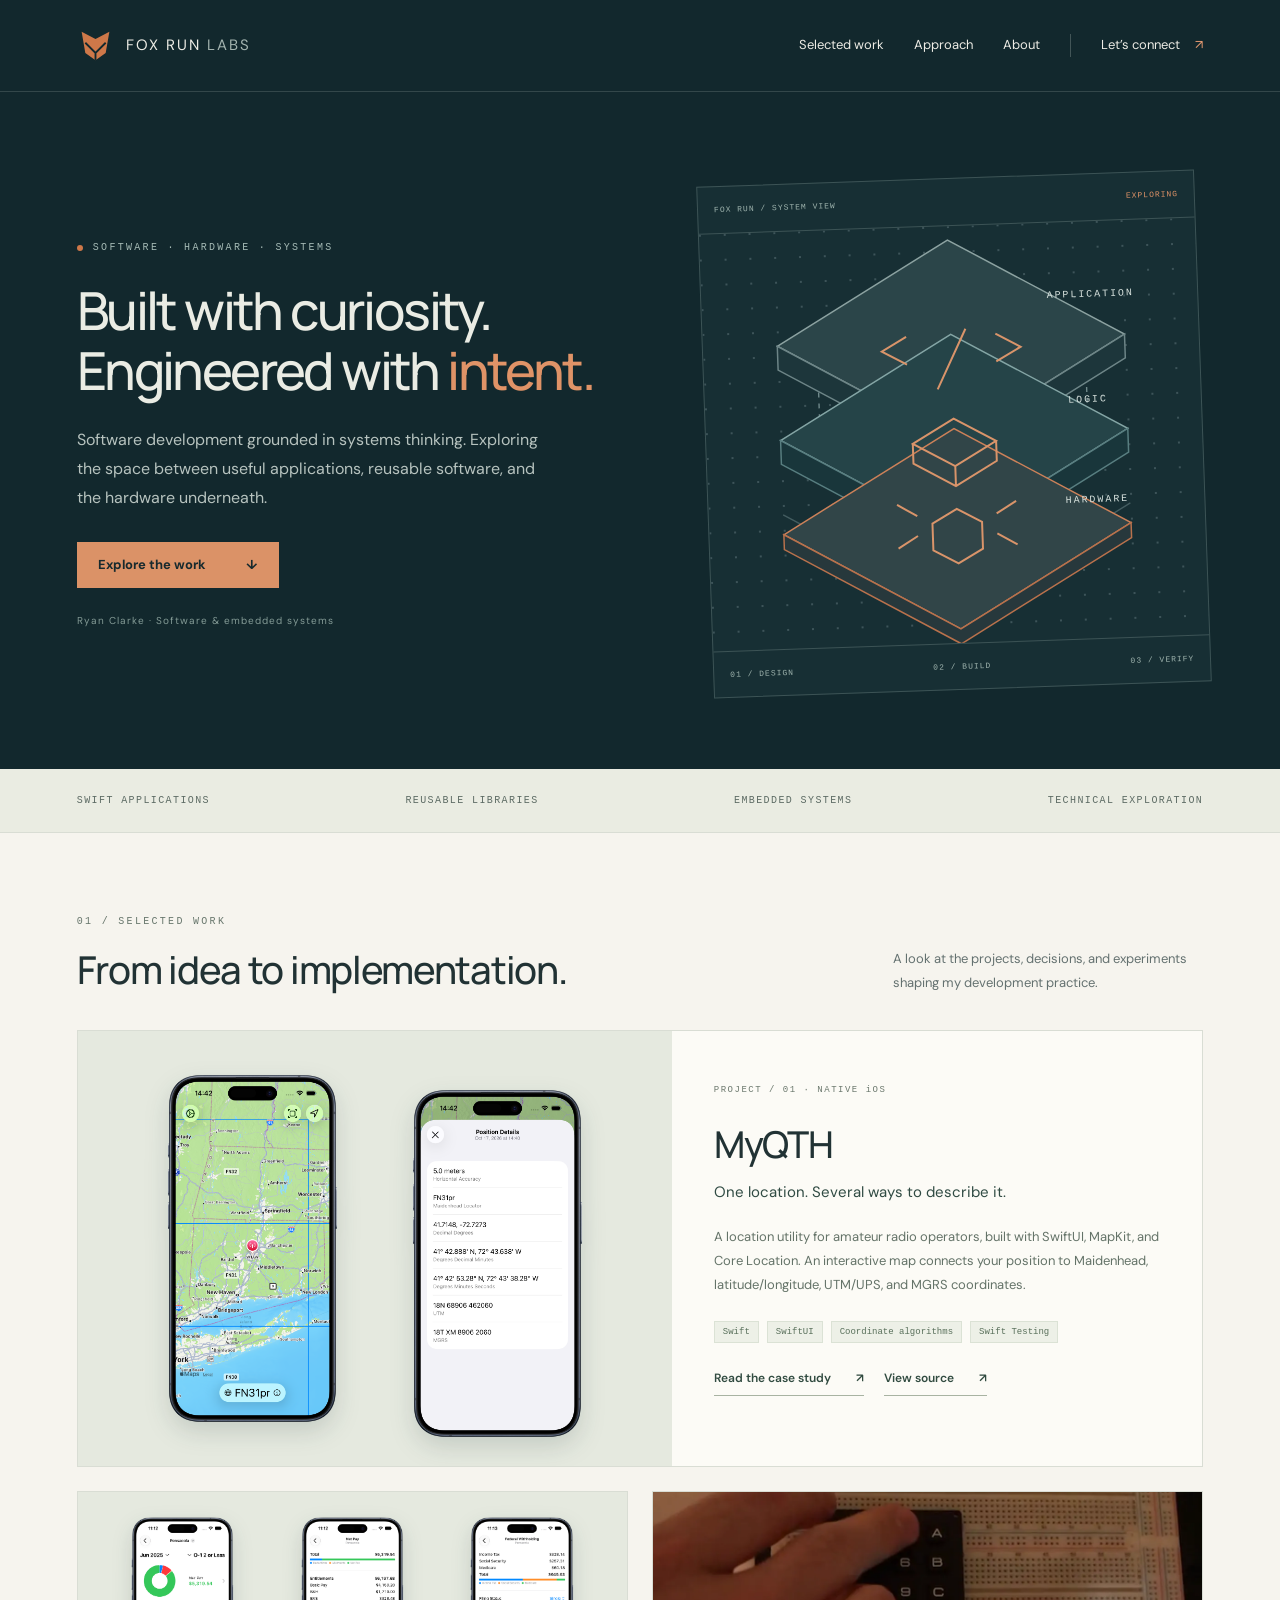
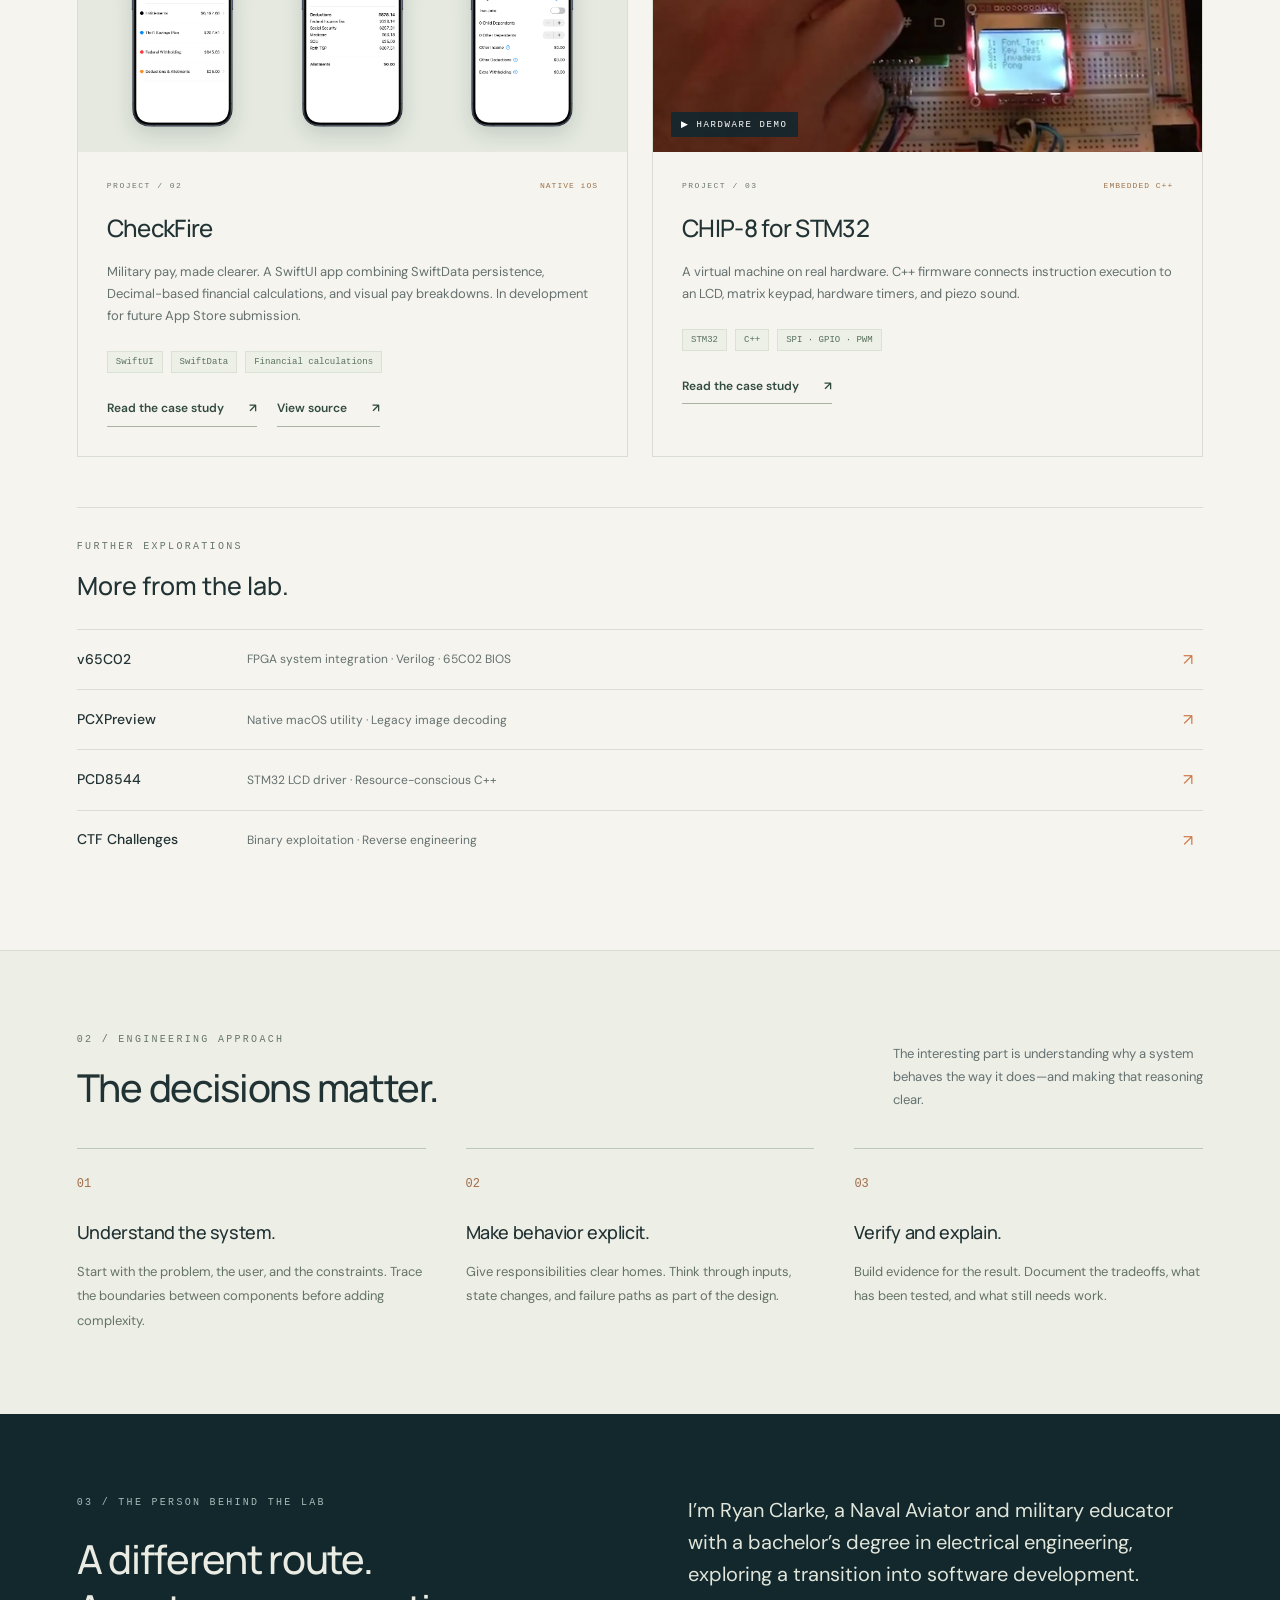
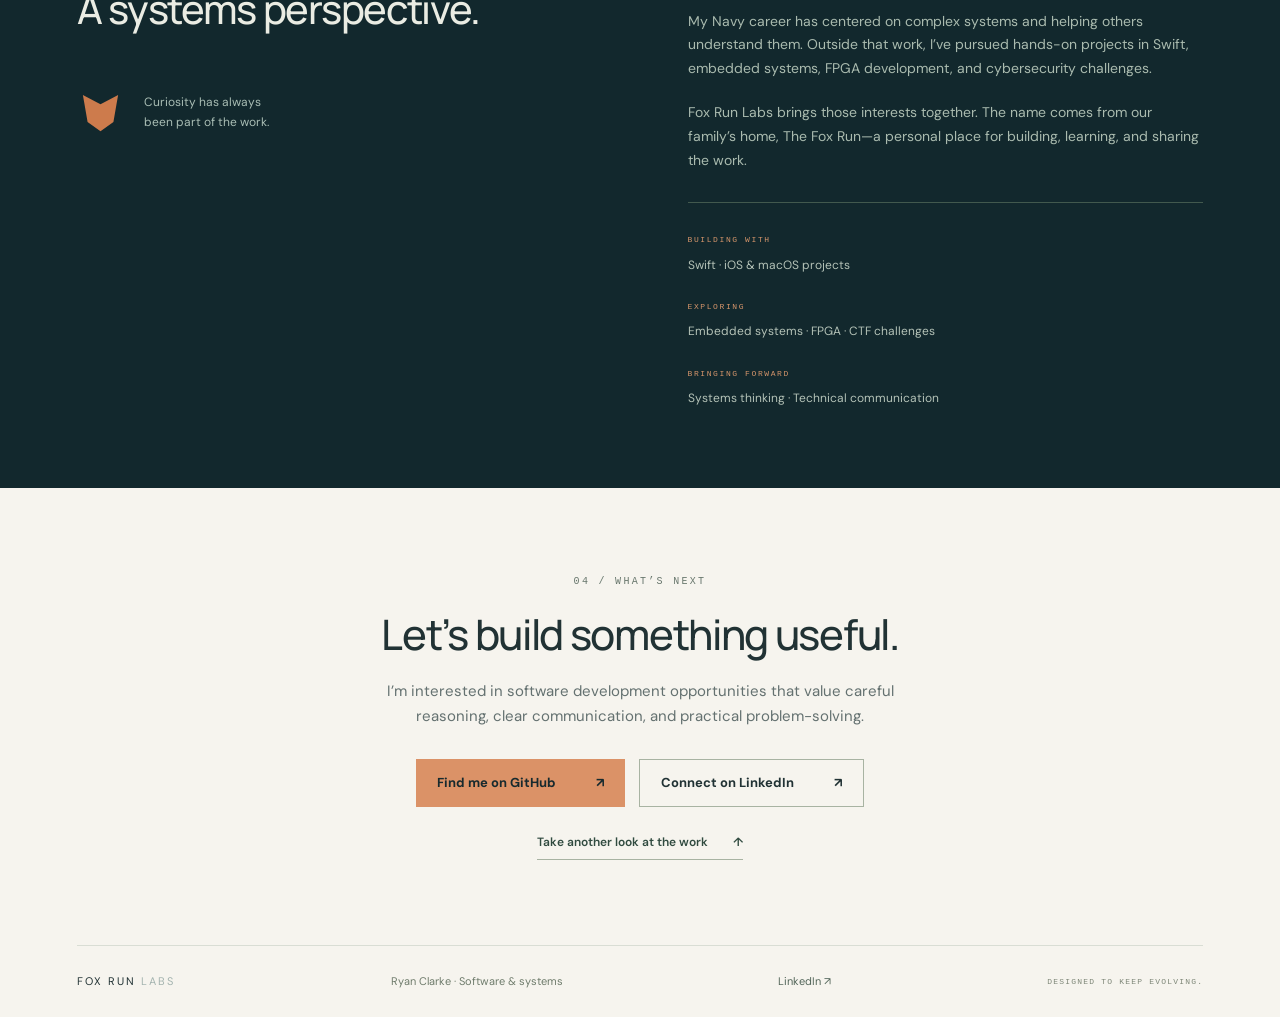
<file: index.html>
<!doctype html>
<html lang="en">

<head>
    <meta charset="utf-8">
    <meta name="viewport" content="width=device-width,initial-scale=1">
    <meta name="description"
        content="Ryan Clarke’s software and embedded systems portfolio. Explore MyQTH, Swift development, and hands-on engineering at Fox Run Labs.">
    <meta name="theme-color" content="#12282d">
    <title>Ryan Clarke · Fox Run Labs · Software & Systems</title>
    <link rel="icon"
        href="data:image/svg+xml,%3Csvg xmlns='http://www.w3.org/2000/svg' viewBox='0 0 40 40'%3E%3Cpath fill='%23d97c48' d='M5 5l15 8L35 5l-4 23-11 8L9 28z'/%3E%3C/svg%3E">
    <link rel="stylesheet" href="style.css">
    <meta property="og:image" content="https://labs.thefoxrun.net/assets/social-preview.jpg">
    <meta property="og:image:width" content="1200">
    <meta property="og:image:height" content="1200">
    <link rel="apple-touch-icon" sizes="180x180" href="/assets/apple-touch-icon.jpg">
</head>

<body>
    <a class="skip" href="#work">Skip to projects</a>
    <header><a class="brand" href="#home" aria-label="Fox Run Labs home"><svg viewBox="0 0 40 40" aria-hidden="true">
                <path d="M5 5l15 8L35 5l-4 23-11 8L9 28z" />
                <path class="foxline" d="M9 17l11 11 11-11M20 28v8" />
            </svg><span>FOX RUN <b>LABS</b></span></a>
        <nav aria-label="Main navigation"><a href="#work">Selected work</a><a href="#approach">Approach</a><a
                href="#about">About</a><a class="nav-contact" href="#contact">Let’s connect <span
                    aria-hidden="true">↗</span></a></nav>
    </header>
    <main>
        <section class="hero" id="home">
            <div class="hero-copy">
                <p class="eyebrow"><span></span> SOFTWARE · HARDWARE · SYSTEMS</p>
                <h1>Built with curiosity.<br>Engineered with <em>intent.</em></h1>
                <p class="intro">Software development grounded in systems thinking. Exploring the space between useful
                    applications, reusable software, and the hardware underneath.</p><a class="button"
                    href="#work">Explore the work <span aria-hidden="true">↓</span></a>
                <p class="hero-caption">Ryan Clarke · Software & embedded systems</p>
            </div>
            <div class="system-art" aria-label="Illustrated software and hardware stack">
                <div class="art-top"><span>FOX RUN / SYSTEM VIEW</span><span class="live-dot">EXPLORING</span></div><svg
                    viewBox="0 0 500 420" role="img"
                    aria-label="Three connected layers: application, logic, and hardware">
                    <defs>
                        <pattern id="grid" width="25" height="25" patternUnits="userSpaceOnUse">
                            <circle cx="1" cy="1" r="1" fill="#496065" />
                        </pattern>
                    </defs>
                    <rect width="500" height="420" fill="url(#grid)" />
                    <g fill="none" stroke="#70898b" stroke-width="1.4">
                        <path d="M250 80v250M115 163v85l135 78 135-78v-85" stroke-dasharray="5 6" />
                        <path d="M75 285l175 101 175-101" opacity=".5" />
                    </g>
                    <g stroke-width="1.5">
                        <path d="M75 115L250 14l175 101-175 101z" fill="#2b4549" stroke="#8ca2a1" />
                        <path d="M75 115v24l175 101 175-101v-24L250 216z" fill="#1d363b" stroke="#6d8587" />
                        <path d="M75 210l175-101 175 101-175 101z" fill="#254448" stroke="#84a5a5" />
                        <path d="M75 210v24l175 101 175-101v-24L250 311z" fill="#19363b" stroke="#587e80" />
                        <path d="M75 305l175-101 175 101-175 101z" fill="#314548" stroke="#cc8159" />
                        <path d="M75 305v15l175 101 175-101v-15L250 406z" fill="#27383c" stroke="#b8714c" />
                    </g>
                    <g fill="none" stroke="#d9946a" stroke-width="2">
                        <path d="M205 110l-25 14 25 14m90-28 25 14-25 14m-30-34-30 60" />
                        <path d="M208 218l42-24 42 24-42 24zM208 218v20l42 24 42-24v-20M250 242v20" />
                        <path
                            d="M225 299l25-14 25 14v27l-25 14-25-14zM210 291l-20-12m20 32-20 12m100-32 20-12m-20 32 20 12" />
                    </g>
                    <g fill="#d9e3df" font-family="monospace" font-size="10" letter-spacing="2"><text x="348"
                            y="76">APPLICATION</text><text x="366" y="182">LOGIC</text><text x="360"
                            y="283">HARDWARE</text></g>
                </svg>
                <div class="art-bottom"><span>01 / DESIGN</span><span>02 / BUILD</span><span>03 / VERIFY</span></div>
            </div>
        </section>
        <div class="discipline-strip"><span>SWIFT APPLICATIONS</span><span>REUSABLE LIBRARIES</span><span>EMBEDDED
                SYSTEMS</span><span>TECHNICAL EXPLORATION</span></div>
        <section class="work section" id="work">
            <div class="section-heading">
                <div>
                    <p class="eyebrow dark">01 / SELECTED WORK</p>
                    <h2>From idea to implementation.</h2>
                </div>
                <p>A look at the projects, decisions, and experiments shaping my development practice.</p>
            </div>
            <article class="feature-project">
                <div class="project-visual app-gallery"><img src="assets/myqth-main.png"
                        alt="MyQTH map showing a callsign marker and Maidenhead locator" loading="lazy" width="800"
                        height="1600"><img src="assets/myqth-details.png"
                        alt="MyQTH position details with geographic coordinate formats" loading="lazy" width="800"
                        height="1600"></div>
                <div class="feature-copy"><span class="project-number">PROJECT / 01 · NATIVE iOS</span>
                    <h3>MyQTH</h3>
                    <p class="project-subtitle">One location. Several ways to describe it.</p>
                    <p>A location utility for amateur radio operators, built with SwiftUI, MapKit, and Core Location. An
                        interactive map connects your position to Maidenhead, latitude/longitude, UTM/UPS, and MGRS
                        coordinates.</p>
                    <div class="tags"><span>Swift</span><span>SwiftUI</span><span>Coordinate
                            algorithms</span><span>Swift Testing</span></div><a class="text-link" href="myqth.html">Read
                        the case study <span aria-hidden="true">↗</span></a><a class="text-link source-link"
                        href="https://github.com/foxrunlabs/myqth">View source <span aria-hidden="true">↗</span></a>
                </div>
            </article>
            <div class="secondary-projects">
                <article><a class="mini-art real-project-art checkfire-art" href="checkfire.html"
                        aria-label="Read the CheckFire case study"><img src="assets/checkfire-paycheck-detail.png"
                            alt="CheckFire’s paycheck detail screen"
                            loading="lazy" width="1419" height="2796"><img src="assets/checkfire-net-pay.png"
                            alt="CheckFire’s net pay screen showing estimated entitlements, deductions, and take-home pay"
                            loading="lazy" width="1419" height="2796"><img src="assets/checkfire-federal-withholding.png"
                            alt="CheckFire’s federal withholding screen showing income and FICA taxes"
                            loading="lazy" width="1419" height="2796"></a>
                    <div class="small-project-copy">
                        <div class="project-meta"><span>PROJECT / 02</span><span class="status">NATIVE iOS</span>
                        </div>
                        <h3>CheckFire</h3>
                        <p>Military pay, made clearer. A SwiftUI app combining SwiftData persistence, Decimal-based
                            financial calculations, and visual pay breakdowns. In development for future App Store submission.</p>
                        <div class="tags"><span>SwiftUI</span><span>SwiftData</span><span>Financial calculations</span></div><a
                            class="text-link" href="checkfire.html">Read the case study <span
                                aria-hidden="true">↗</span></a><a class="text-link source-link"
                            href="https://github.com/foxrunlabs/checkfire">View source <span aria-hidden="true">↗</span></a>
                    </div>
                </article>
                <article><a class="mini-art real-project-art stm32-art" href="chip8-stm32.html"
                        aria-label="Read the CHIP-8 for STM32 case study"><img src="assets/chip8-poster.webp"
                            alt="CHIP-8 running on an STM32 board with a physical LCD and keypad" loading="lazy"
                            width="1200" height="675"><span class="video-badge">▶ HARDWARE DEMO</span></a>
                    <div class="small-project-copy">
                        <div class="project-meta"><span>PROJECT / 03</span><span class="status">EMBEDDED C++</span>
                        </div>
                        <h3>CHIP-8 for STM32</h3>
                        <p>A virtual machine on real hardware. C++ firmware connects instruction execution to an LCD,
                            matrix keypad, hardware timers, and piezo sound.</p>
                        <div class="tags"><span>STM32</span><span>C++</span><span>SPI · GPIO · PWM</span></div><a
                            class="text-link" href="chip8-stm32.html">Read the case study <span
                                aria-hidden="true">↗</span></a>
                    </div>
                </article>
            </div>
            <div class="more-work">
                <div>
                    <p class="eyebrow dark">FURTHER EXPLORATIONS</p>
                    <h3>More from the lab.</h3>
                </div><a href="https://github.com/foxrunlabs/v65c02"><b>v65C02</b><span>FPGA system integration ·
                        Verilog · 65C02 BIOS</span><i aria-hidden="true">↗</i></a><a
                    href="https://github.com/foxrunlabs/pcxpreview"><b>PCXPreview</b><span>Native macOS utility · Legacy
                        image decoding</span><i aria-hidden="true">↗</i></a><a
                    href="https://github.com/foxrunlabs/pcd8544"><b>PCD8544</b><span>STM32 LCD driver ·
                        Resource-conscious C++</span><i aria-hidden="true">↗</i></a><a
                    href="https://github.com/foxrunlabs/ctf-writeups"><b>CTF Challenges</b><span>Binary exploitation ·
                        Reverse engineering</span><i aria-hidden="true">↗</i></a>
            </div>
        </section>
        <section class="approach section" id="approach">
            <div class="section-heading">
                <div>
                    <p class="eyebrow dark">02 / ENGINEERING APPROACH</p>
                    <h2>The decisions matter.</h2>
                </div>
                <p>The interesting part is understanding why a system behaves the way it does—and making that reasoning
                    clear.</p>
            </div>
            <div class="approach-grid">
                <article><span>01</span>
                    <h3>Understand the system.</h3>
                    <p>Start with the problem, the user, and the constraints. Trace the boundaries between components
                        before adding complexity.</p>
                </article>
                <article><span>02</span>
                    <h3>Make behavior explicit.</h3>
                    <p>Give responsibilities clear homes. Think through inputs, state changes, and failure paths as part
                        of the design.</p>
                </article>
                <article><span>03</span>
                    <h3>Verify and explain.</h3>
                    <p>Build evidence for the result. Document the tradeoffs, what has been tested, and what still needs
                        work.</p>
                </article>
            </div>
        </section>
        <section class="about section" id="about">
            <div class="about-heading">
                <p class="eyebrow">03 / THE PERSON BEHIND THE LAB</p>
                <h2>A different route.<br>A systems perspective.</h2>
                <div class="about-signature"><svg viewBox="0 0 40 40" aria-hidden="true">
                        <path d="M5 5l15 8L35 5l-4 23-11 8L9 28z" />
                    </svg><span>Curiosity has always<br>been part of the work.</span></div>
            </div>
            <div class="about-copy">
                <p class="lead">I’m Ryan Clarke, a Naval Aviator and military educator with a bachelor’s degree in
                    electrical engineering, exploring a transition into software development.</p>
                <p>My Navy career has centered on complex systems and helping others understand them. Outside that work,
                    I’ve pursued hands-on projects in Swift, embedded systems, FPGA development, and cybersecurity
                    challenges.</p>
                <p>Fox Run Labs brings those interests together. The name comes from our family’s home, The Fox Run—a
                    personal place for building, learning, and sharing the work.</p>
                <div class="experience-list">
                    <div><span>BUILDING WITH</span>
                        <p>Swift · iOS & macOS projects</p>
                    </div>
                    <div><span>EXPLORING</span>
                        <p>Embedded systems · FPGA · CTF challenges</p>
                    </div>
                    <div><span>BRINGING FORWARD</span>
                        <p>Systems thinking · Technical communication</p>
                    </div>
                </div>
            </div>
        </section>
        <section class="contact section" id="contact">
            <p class="eyebrow dark">04 / WHAT’S NEXT</p>
            <h2>Let’s build something useful.</h2>
            <p>I’m interested in software development opportunities that value careful reasoning, clear communication,
                and practical problem-solving.</p>
            <div class="profile-links"><a class="button" href="https://github.com/foxrunlabs">Find me on GitHub <span
                        aria-hidden="true">↗</span></a><a class="button linkedin-button"
                    href="https://www.linkedin.com/in/ryanfclarke">Connect on LinkedIn <span
                        aria-hidden="true">↗</span></a></div><a class="text-link" href="#work">Take another look at the
                work <span aria-hidden="true">↑</span></a>
        </section>
    </main>
    <footer><a class="brand" href="#home"><span>FOX RUN <b>LABS</b></span></a>
        <p>Ryan Clarke · Software & systems</p><a class="footer-profile"
            href="https://www.linkedin.com/in/ryanfclarke">LinkedIn ↗</a><span>DESIGNED TO KEEP EVOLVING.</span>
    </footer>
</body>

</html>
</file>
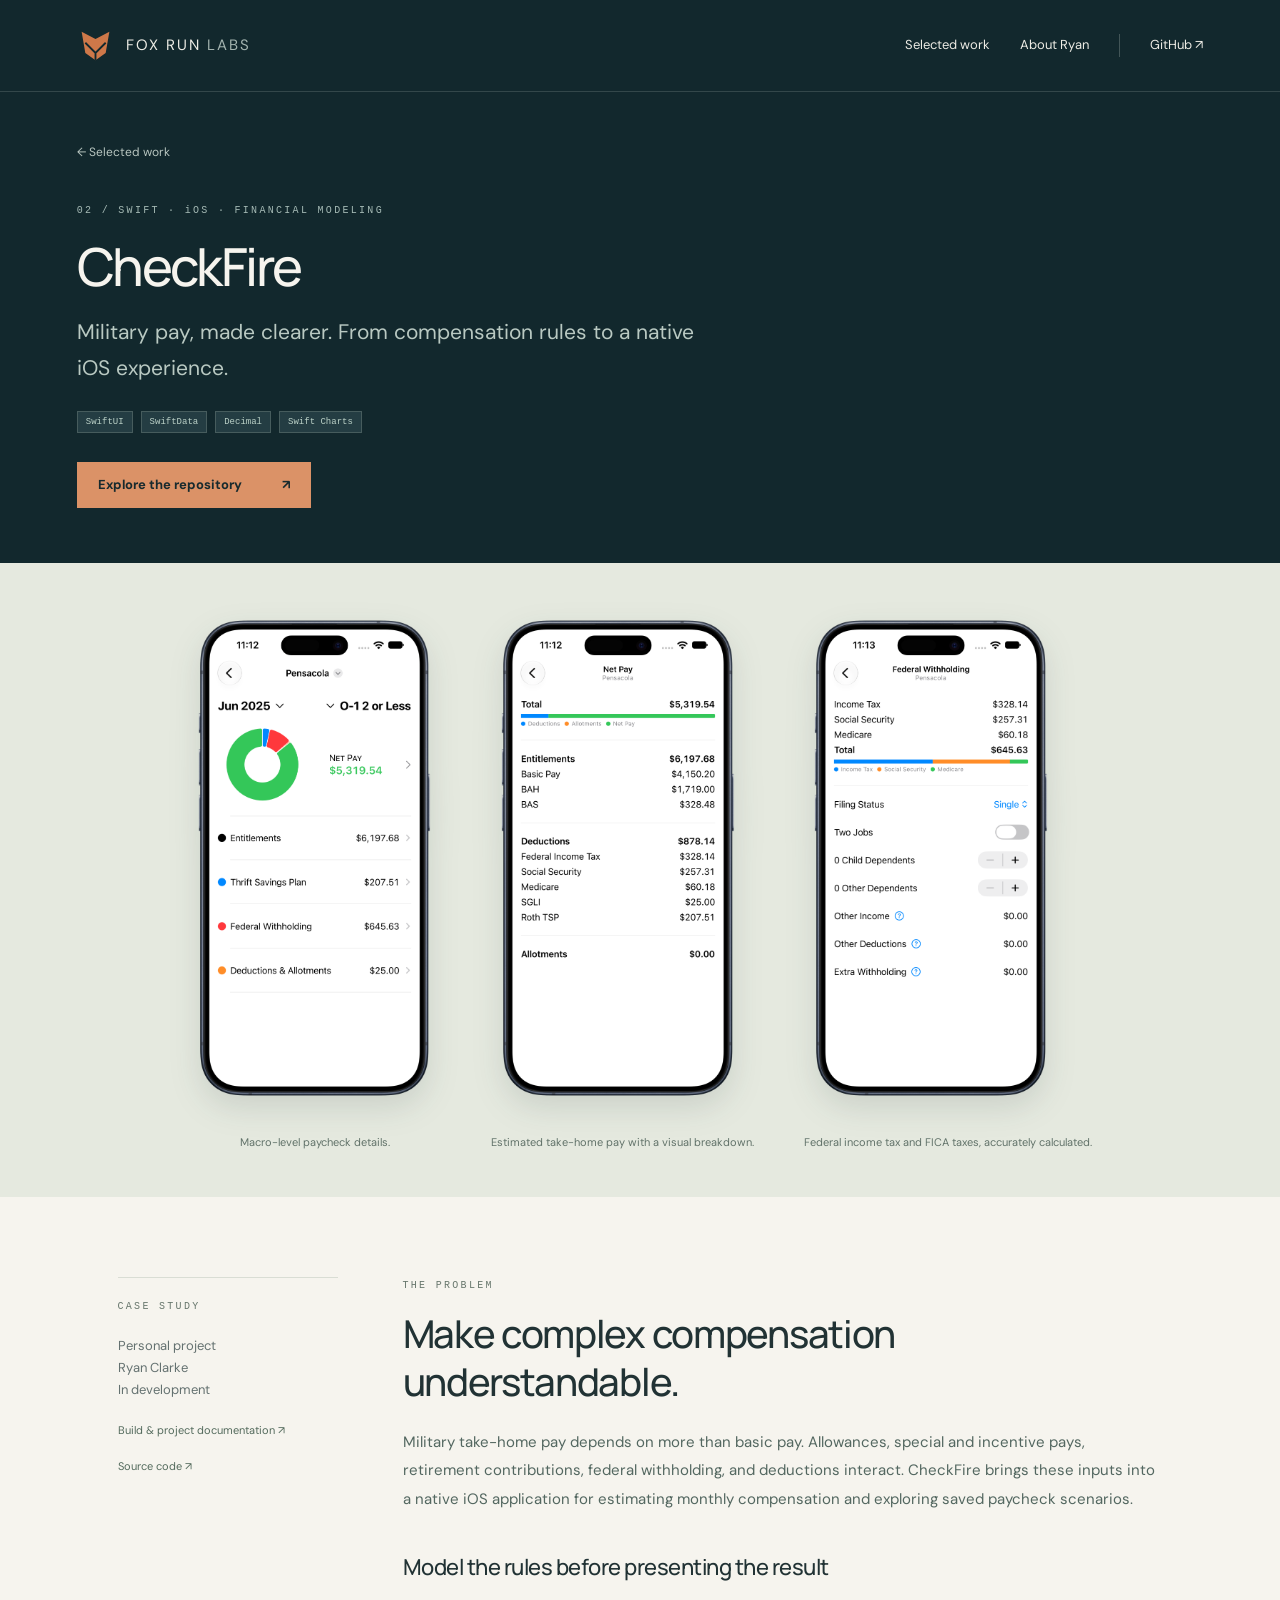
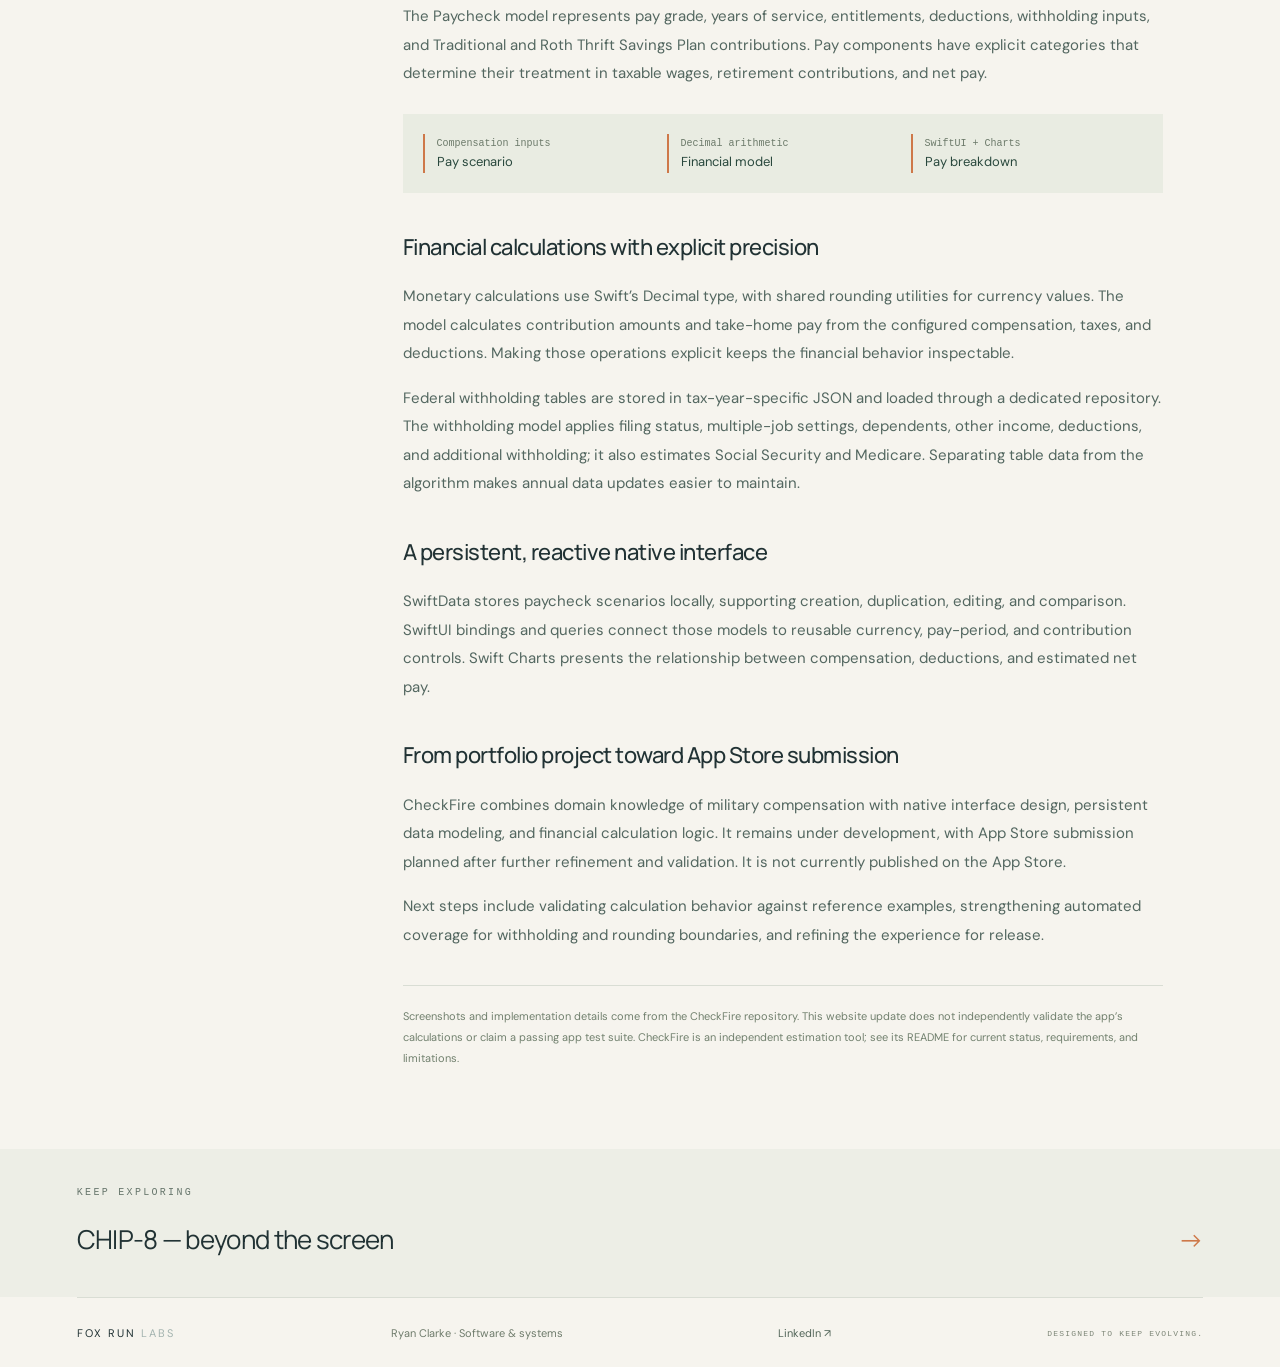
<file: checkfire.html>
<!doctype html>
<html lang="en">

<head>
    <meta charset="utf-8">
    <meta name="viewport" content="width=device-width,initial-scale=1">
    <title>CheckFire · Ryan Clarke · Fox Run Labs</title>
    <meta name="description" content="A native iOS military pay estimator using SwiftUI, SwiftData, Decimal financial calculations, and Swift Charts. In development for future App Store submission.">
    <meta name="theme-color" content="#12282d">
    <link rel="stylesheet" href="style.css">
</head>

<body><a class="skip" href="#case-content">Skip to case study</a>
    <header><a class="brand" href="index.html" aria-label="Fox Run Labs home"><svg viewBox="0 0 40 40"
                aria-hidden="true">
                <path d="M5 5l15 8L35 5l-4 23-11 8L9 28z" />
                <path class="foxline" d="M9 17l11 11 11-11M20 28v8" />
            </svg><span>FOX RUN <b>LABS</b></span></a>
        <nav aria-label="Main navigation"><a href="index.html#work">Selected work</a><a href="index.html#about">About
                Ryan</a><a class="nav-contact" href="https://github.com/foxrunlabs">GitHub ↗</a></nav>
    </header>
    <main>
        <section class="case-hero section"><a class="back-link" href="index.html#work">← Selected work</a>
            <p class="eyebrow">02 / SWIFT · iOS · FINANCIAL MODELING</p>
            <h1>CheckFire</h1>
            <p class="case-lede">Military pay, made clearer. From compensation rules to a native iOS experience.</p>
            <div class="tags"><span>SwiftUI</span><span>SwiftData</span><span>Decimal</span><span>Swift Charts</span></div><a
                class="button" href="https://github.com/foxrunlabs/checkfire">Explore the repository <span aria-hidden="true">↗</span></a>
        </section>
        <section class="case-showcase phone-showcase" aria-label="CheckFire app screenshot">
            <figure><img src="assets/checkfire-paycheck-detail.png"
                    alt="CheckFire paycheck details"
                    width="1419" height="2796">
                <figcaption>Macro-level paycheck details.</figcaption>
            </figure>
            <figure><img src="assets/checkfire-net-pay.png"
                    alt="CheckFire net pay estimate with a chart and itemized entitlements, deductions, and allotments"
                    width="1419" height="2796">
                <figcaption>Estimated take-home pay with a visual breakdown.</figcaption>
            </figure>
            <figure><img src="assets/checkfire-federal-withholding.png"
                    alt="CheckFire’s federal withholding screen showing income and FICA taxes"
                    width="1419" height="2796">
                <figcaption>Federal income tax and FICA taxes, accurately calculated.</figcaption>
            </figure>
        </section>
        <div class="case-body section" id="case-content">
            <aside>
                <p class="eyebrow dark">CASE STUDY</p>
                <p>Personal project<br>Ryan Clarke<br>In development</p><a
                    href="https://github.com/foxrunlabs/checkfire/blob/main/README.md">Build & project documentation ↗</a><a
                    href="https://github.com/foxrunlabs/checkfire">Source code ↗</a>
            </aside>
            <article>
                <p class="eyebrow dark">THE PROBLEM</p>
                <h2>Make complex compensation understandable.</h2>
                <p>Military take-home pay depends on more than basic pay. Allowances, special and incentive pays,
                    retirement contributions, federal withholding, and deductions interact. CheckFire brings these
                    inputs into a native iOS application for estimating monthly compensation and exploring saved paycheck scenarios.</p>
                <h3>Model the rules before presenting the result</h3>
                <p>The Paycheck model represents pay grade, years of service, entitlements, deductions, withholding
                    inputs, and Traditional and Roth Thrift Savings Plan contributions. Pay components have explicit
                    categories that determine their treatment in taxable wages, retirement contributions, and net pay.</p>
                <div class="flow-summary"><span>Compensation inputs<br><b>Pay scenario</b></span><span>Decimal arithmetic<br><b>Financial model</b></span><span>SwiftUI + Charts<br><b>Pay breakdown</b></span></div>
                <h3>Financial calculations with explicit precision</h3>
                <p>Monetary calculations use Swift’s Decimal type, with shared rounding utilities for currency values.
                    The model calculates contribution amounts and take-home pay from the configured compensation,
                    taxes, and deductions. Making those operations explicit keeps the financial behavior inspectable.</p>
                <p>Federal withholding tables are stored in tax-year-specific JSON and loaded through a dedicated
                    repository. The withholding model applies filing status, multiple-job settings, dependents,
                    other income, deductions, and additional withholding; it also estimates Social Security and Medicare.
                    Separating table data from the algorithm makes annual data updates easier to maintain.</p>
                <h3>A persistent, reactive native interface</h3>
                <p>SwiftData stores paycheck scenarios locally, supporting creation, duplication, editing, and comparison.
                    SwiftUI bindings and queries connect those models to reusable currency, pay-period, and contribution
                    controls. Swift Charts presents the relationship between compensation, deductions, and estimated net pay.</p>
                <h3>From portfolio project toward App Store submission</h3>
                <p>CheckFire combines domain knowledge of military compensation with native interface design, persistent
                    data modeling, and financial calculation logic. It remains under development, with App Store submission
                    planned after further refinement and validation. It is not currently published on the App Store.</p>
                <p>Next steps include validating calculation behavior against reference examples, strengthening automated
                    coverage for withholding and rounding boundaries, and refining the experience for release.</p>
                <div class="case-note">Screenshots and implementation details come from the CheckFire repository.
                    This website update does not independently validate the app’s calculations or claim a passing app
                    test suite. CheckFire is an independent estimation tool; see its README for current status,
                    requirements, and limitations.</div>
            </article>
        </div>
        <section class="next-project section">
            <p class="eyebrow dark">KEEP EXPLORING</p><a href="chip8-stm32.html">CHIP-8 — beyond the screen <span
                    aria-hidden="true">→</span></a>
        </section>
    </main>
    <footer><a class="brand" href="index.html"><span>FOX RUN <b>LABS</b></span></a>
        <p>Ryan Clarke · Software & systems</p><a class="footer-profile"
            href="https://www.linkedin.com/in/ryanfclarke">LinkedIn ↗</a><span>DESIGNED TO KEEP EVOLVING.</span>
    </footer>
</body>

</html>
</file>
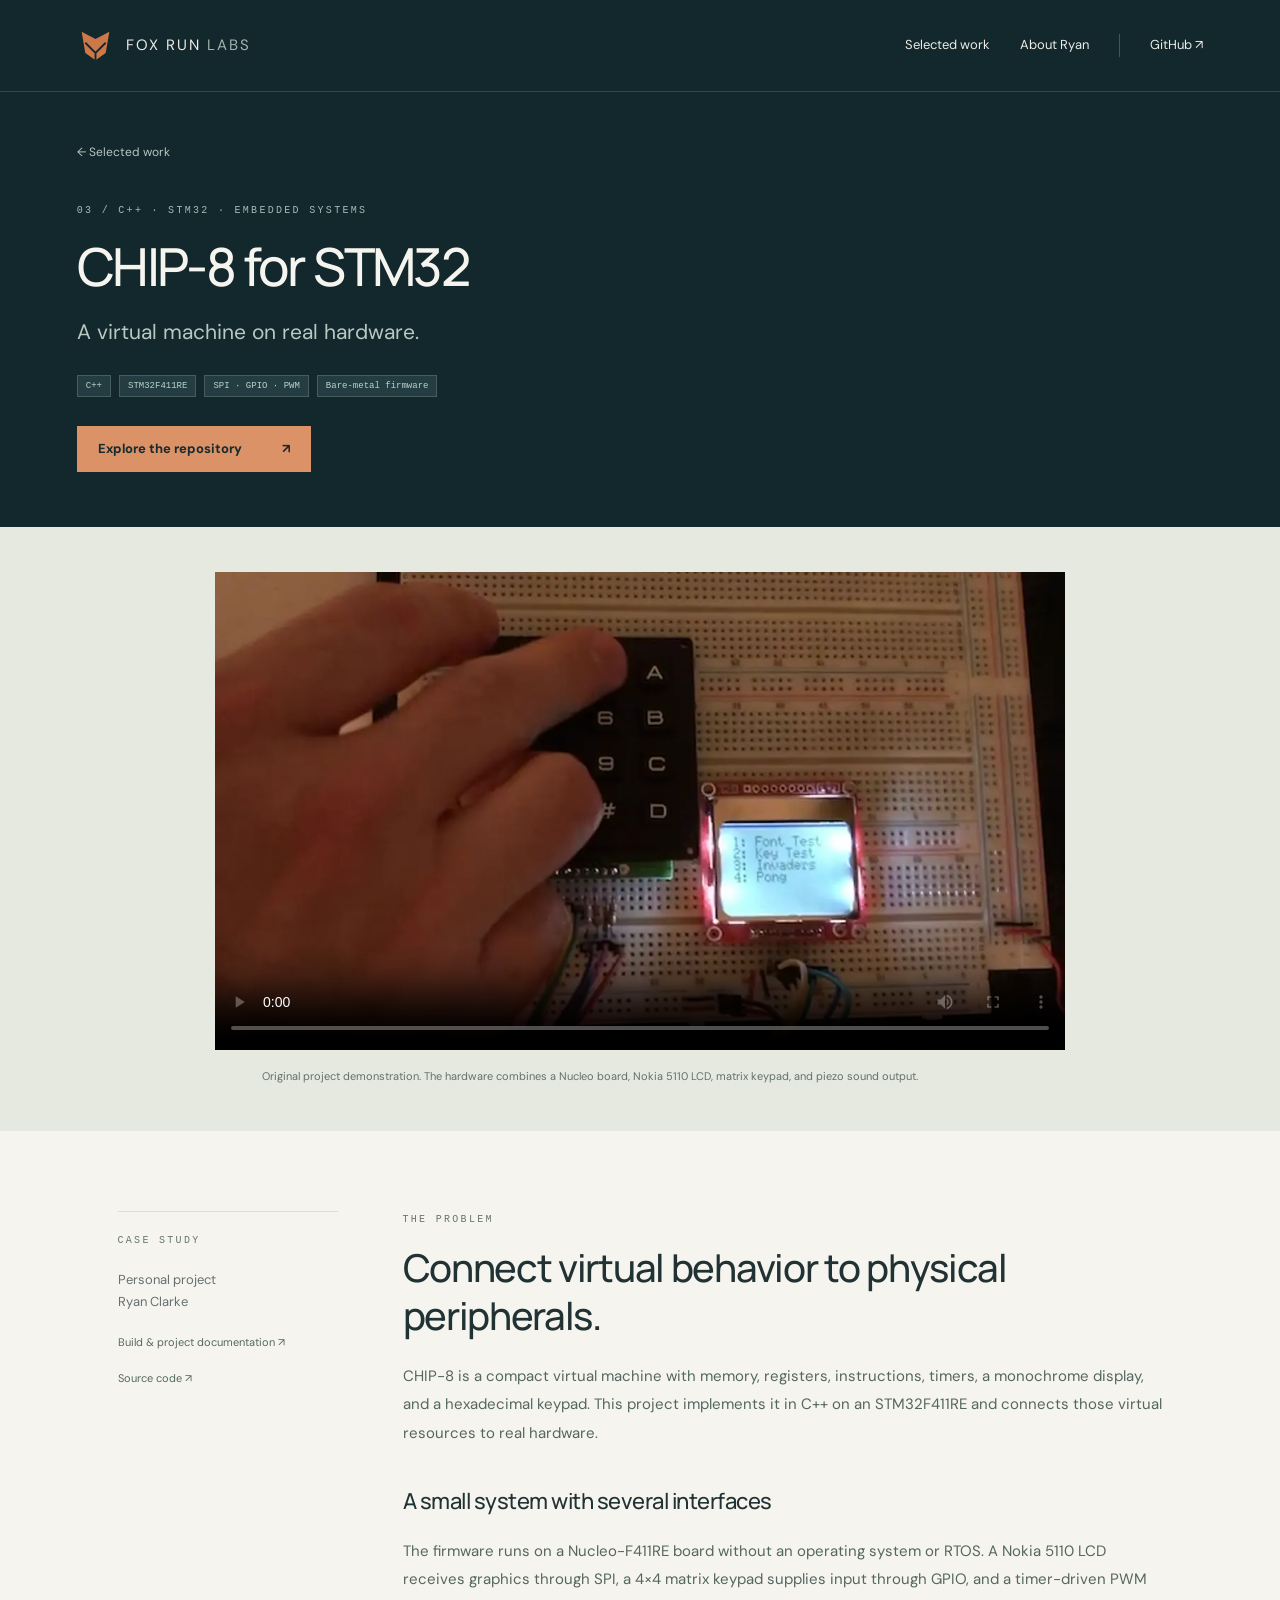
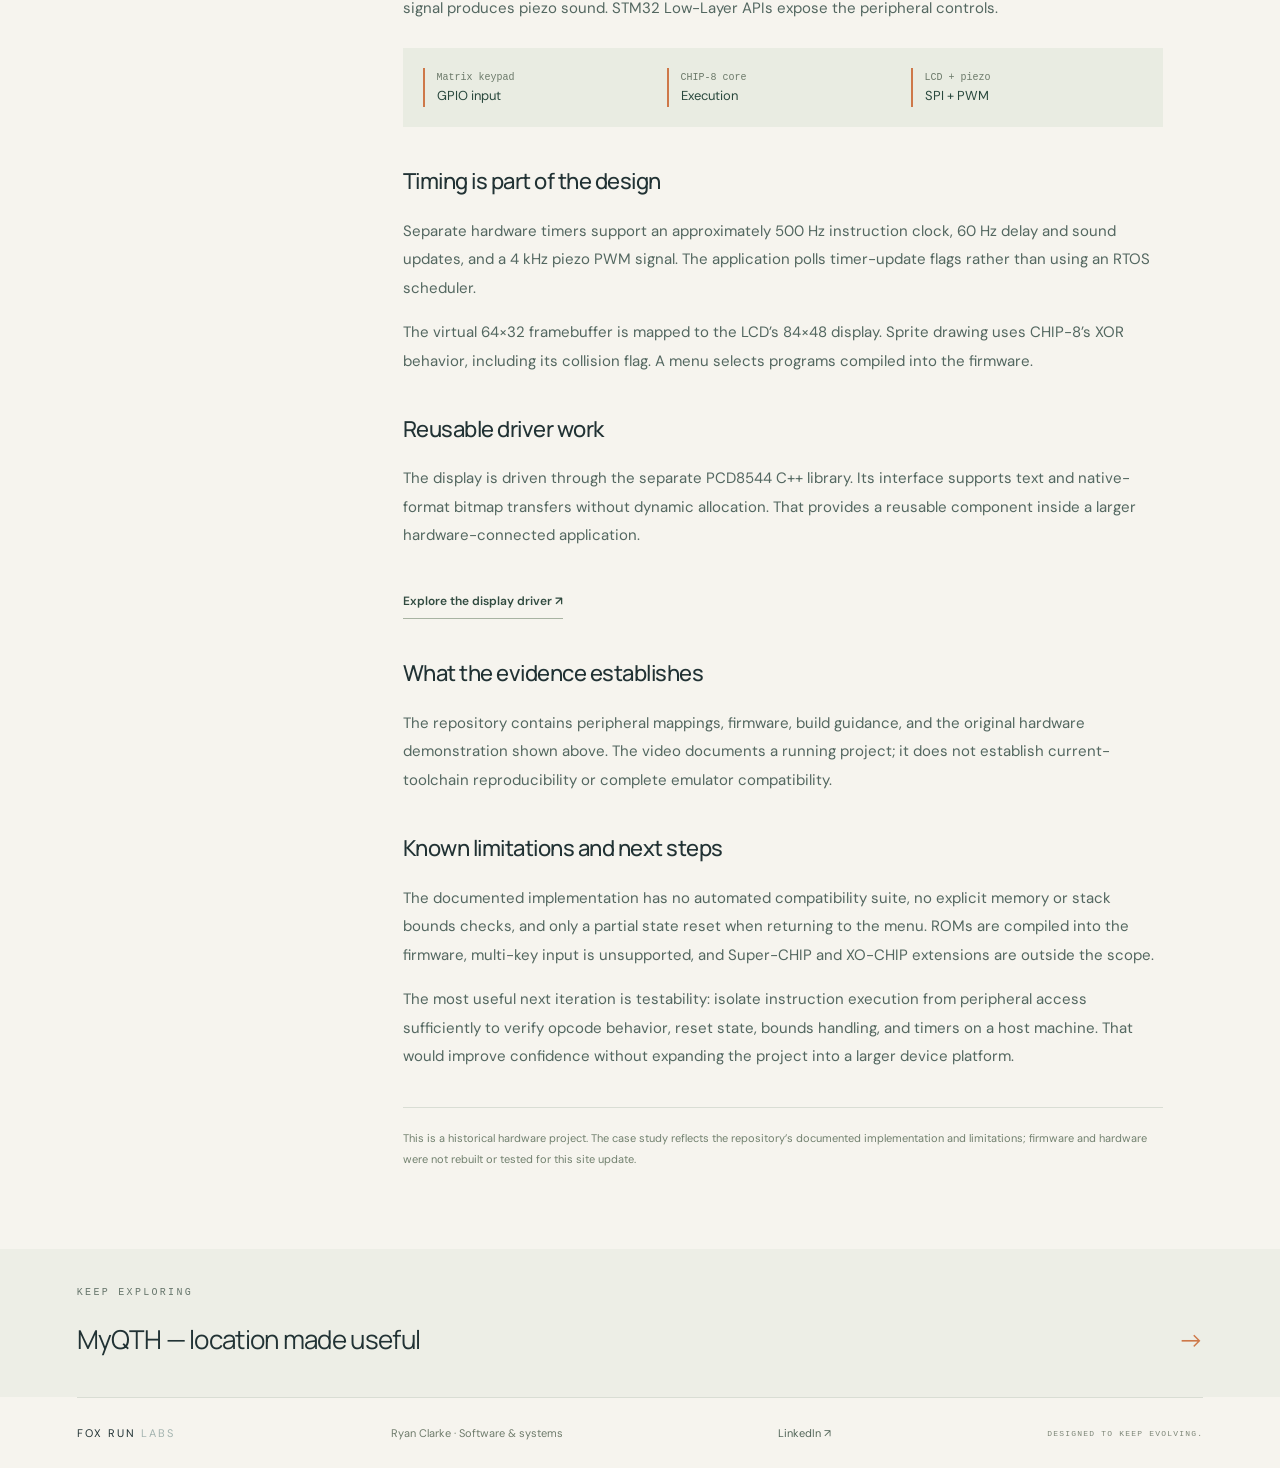
<file: chip8-stm32.html>
<!doctype html>
<html lang="en">

<head>
    <meta charset="utf-8">
    <meta name="viewport" content="width=device-width,initial-scale=1">
    <title>CHIP-8 for STM32 · Ryan Clarke · Fox Run Labs</title>
    <meta name="description"
        content="A C++ CHIP-8 virtual machine running on an STM32 microcontroller with physical input, display, and sound.">
    <meta name="theme-color" content="#12282d">
    <link rel="stylesheet" href="style.css">
</head>

<body><a class="skip" href="#case-content">Skip to case study</a>
    <header><a class="brand" href="index.html" aria-label="Fox Run Labs home"><svg viewBox="0 0 40 40"
                aria-hidden="true">
                <path d="M5 5l15 8L35 5l-4 23-11 8L9 28z" />
                <path class="foxline" d="M9 17l11 11 11-11M20 28v8" />
            </svg><span>FOX RUN <b>LABS</b></span></a>
        <nav aria-label="Main navigation"><a href="index.html#work">Selected work</a><a href="index.html#about">About
                Ryan</a><a class="nav-contact" href="https://github.com/foxrunlabs">GitHub ↗</a></nav>
    </header>
    <main>
        <section class="case-hero section"><a class="back-link" href="index.html#work">← Selected work</a>
            <p class="eyebrow">03 / C++ · STM32 · EMBEDDED SYSTEMS</p>
            <h1>CHIP-8 for STM32</h1>
            <p class="case-lede">A virtual machine on real hardware.</p>
            <div class="tags"><span>C++</span><span>STM32F411RE</span><span>SPI · GPIO · PWM</span><span>Bare-metal
                    firmware</span></div><a class="button" href="https://github.com/foxrunlabs/chip8-arm">Explore the
                repository <span aria-hidden="true">↗</span></a>
        </section>
        <section class="case-showcase video-showcase">
            <figure><video controls playsinline preload="metadata" poster="assets/chip8-poster.webp"
                    aria-label="CHIP-8 for STM32 hardware demonstration">
                    <source src="assets/chip8-demo.mp4" type="video/mp4"><a href="assets/chip8-demo.mp4">Download the
                        hardware demonstration</a>
                </video>
                <figcaption>Original project demonstration. The hardware combines a Nucleo board, Nokia 5110 LCD, matrix
                    keypad, and piezo sound output.</figcaption>
            </figure>
        </section>
        <div class="case-body section" id="case-content">
            <aside>
                <p class="eyebrow dark">CASE STUDY</p>
                <p>Personal project<br>Ryan Clarke</p><a
                    href="https://github.com/foxrunlabs/chip8-arm/blob/master/README.md">Build & project documentation
                    ↗</a><a href="https://github.com/foxrunlabs/chip8-arm">Source code ↗</a>
            </aside>
            <article>
                <p class="eyebrow dark">THE PROBLEM</p>
                <h2>Connect virtual behavior to physical peripherals.</h2>
                <p>CHIP-8 is a compact virtual machine with memory, registers, instructions, timers, a monochrome
                    display, and a hexadecimal keypad. This project implements it in C++ on an STM32F411RE and connects
                    those virtual resources to real hardware.</p>
                <h3>A small system with several interfaces</h3>
                <p>The firmware runs on a Nucleo-F411RE board without an operating system or RTOS. A Nokia 5110 LCD
                    receives graphics through SPI, a 4×4 matrix keypad supplies input through GPIO, and a timer-driven
                    PWM signal produces piezo sound. STM32 Low-Layer APIs expose the peripheral controls.</p>
                <div class="flow-summary"><span>Matrix keypad<br><b>GPIO input</b></span><span>CHIP-8
                        core<br><b>Execution</b></span><span>LCD + piezo<br><b>SPI + PWM</b></span></div>
                <h3>Timing is part of the design</h3>
                <p>Separate hardware timers support an approximately 500 Hz instruction clock, 60 Hz delay and sound
                    updates, and a 4 kHz piezo PWM signal. The application polls timer-update flags rather than using an
                    RTOS scheduler.</p>
                <p>The virtual 64×32 framebuffer is mapped to the LCD’s 84×48 display. Sprite drawing uses CHIP-8’s XOR
                    behavior, including its collision flag. A menu selects programs compiled into the firmware.</p>
                <h3>Reusable driver work</h3>
                <p>The display is driven through the separate PCD8544 C++ library. Its interface supports text and
                    native-format bitmap transfers without dynamic allocation. That provides a reusable component inside
                    a larger hardware-connected application.</p><a class="text-link"
                    href="https://github.com/foxrunlabs/pcd8544">Explore the display driver ↗</a>
                <h3>What the evidence establishes</h3>
                <p>The repository contains peripheral mappings, firmware, build guidance, and the original hardware
                    demonstration shown above. The video documents a running project; it does not establish
                    current-toolchain reproducibility or complete emulator compatibility.</p>
                <h3>Known limitations and next steps</h3>
                <p>The documented implementation has no automated compatibility suite, no explicit memory or stack
                    bounds checks, and only a partial state reset when returning to the menu. ROMs are compiled into the
                    firmware, multi-key input is unsupported, and Super-CHIP and XO-CHIP extensions are outside the
                    scope.</p>
                <p>The most useful next iteration is testability: isolate instruction execution from peripheral access
                    sufficiently to verify opcode behavior, reset state, bounds handling, and timers on a host machine.
                    That would improve confidence without expanding the project into a larger device platform.</p>
                <div class="case-note">This is a historical hardware project. The case study reflects the repository’s
                    documented implementation and limitations; firmware and hardware were not rebuilt or tested for this
                    site update.</div>
            </article>
        </div>
        <section class="next-project section">
            <p class="eyebrow dark">KEEP EXPLORING</p><a href="myqth.html">MyQTH — location made useful <span
                    aria-hidden="true">→</span></a>
        </section>
    </main>
    <footer><a class="brand" href="index.html"><span>FOX RUN <b>LABS</b></span></a>
        <p>Ryan Clarke · Software & systems</p><a class="footer-profile"
            href="https://www.linkedin.com/in/ryanfclarke">LinkedIn ↗</a><span>DESIGNED TO KEEP EVOLVING.</span>
    </footer>
</body>

</html>
</file>
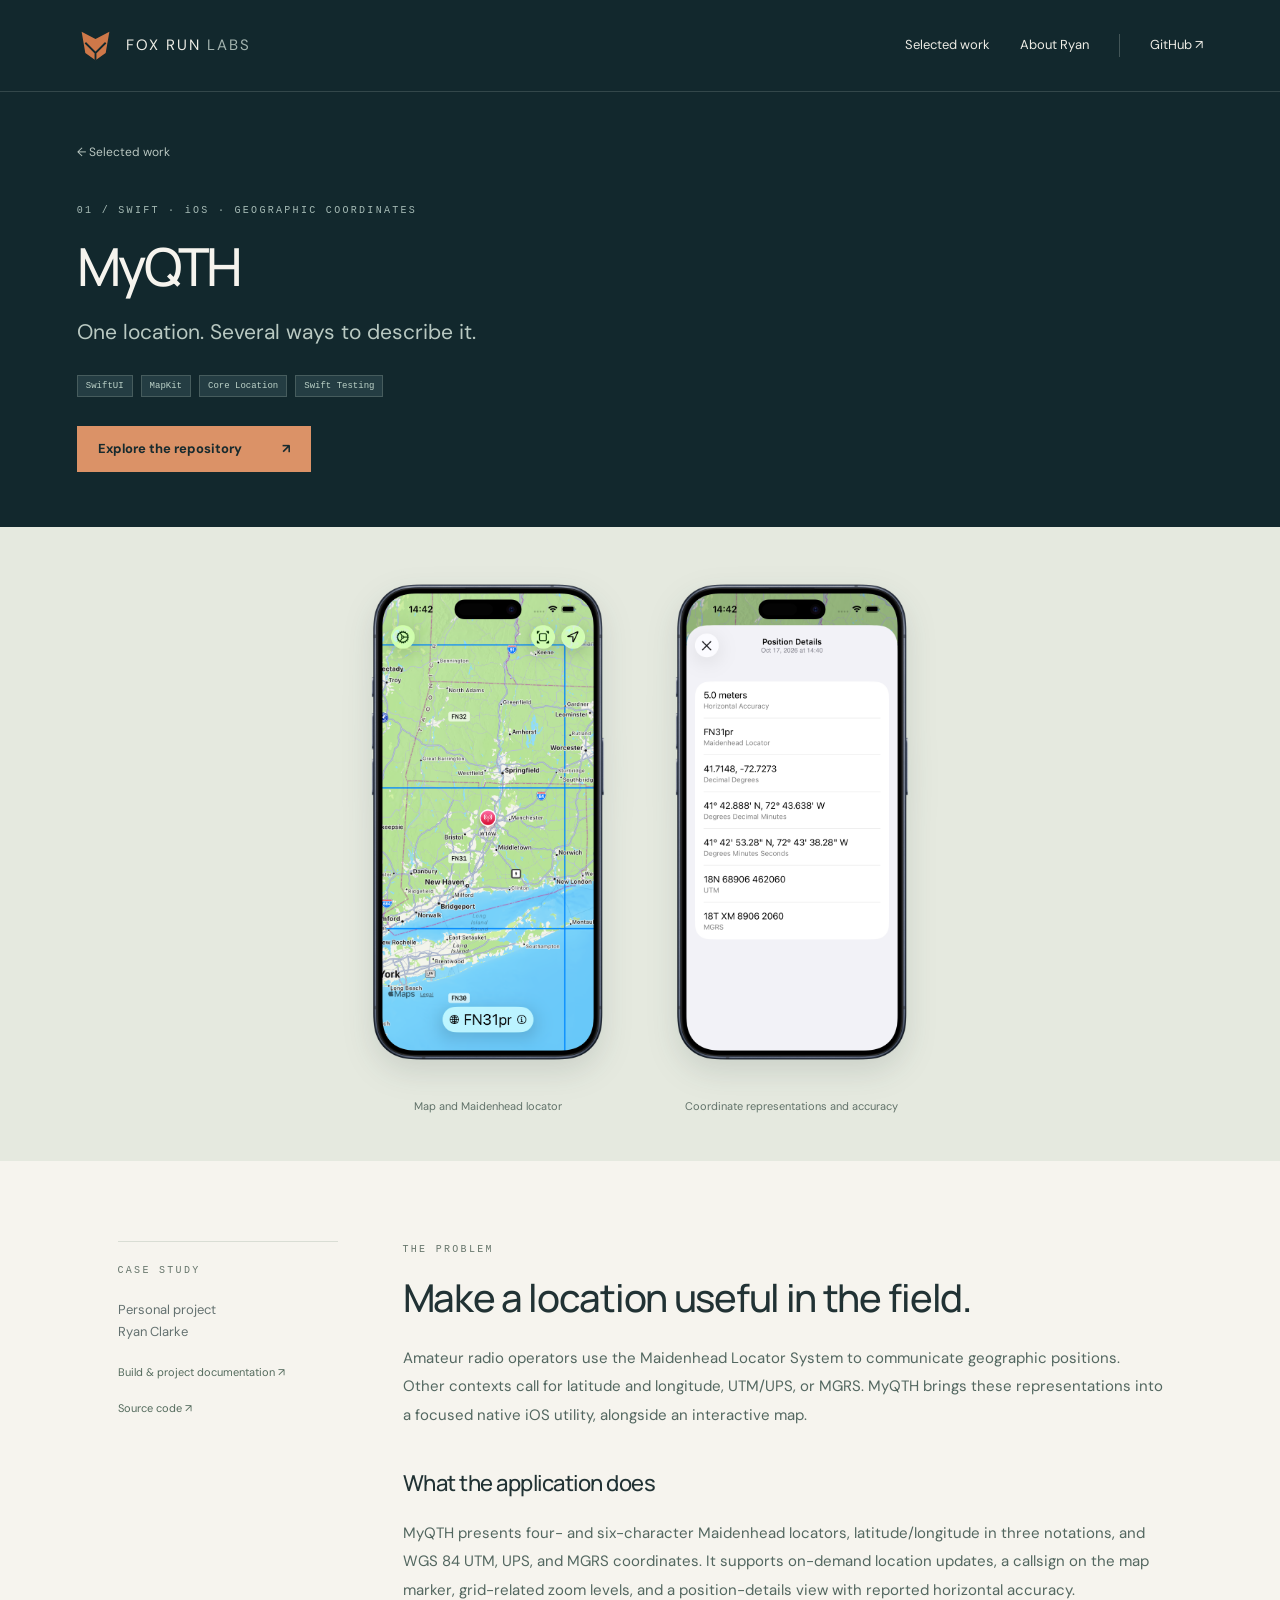
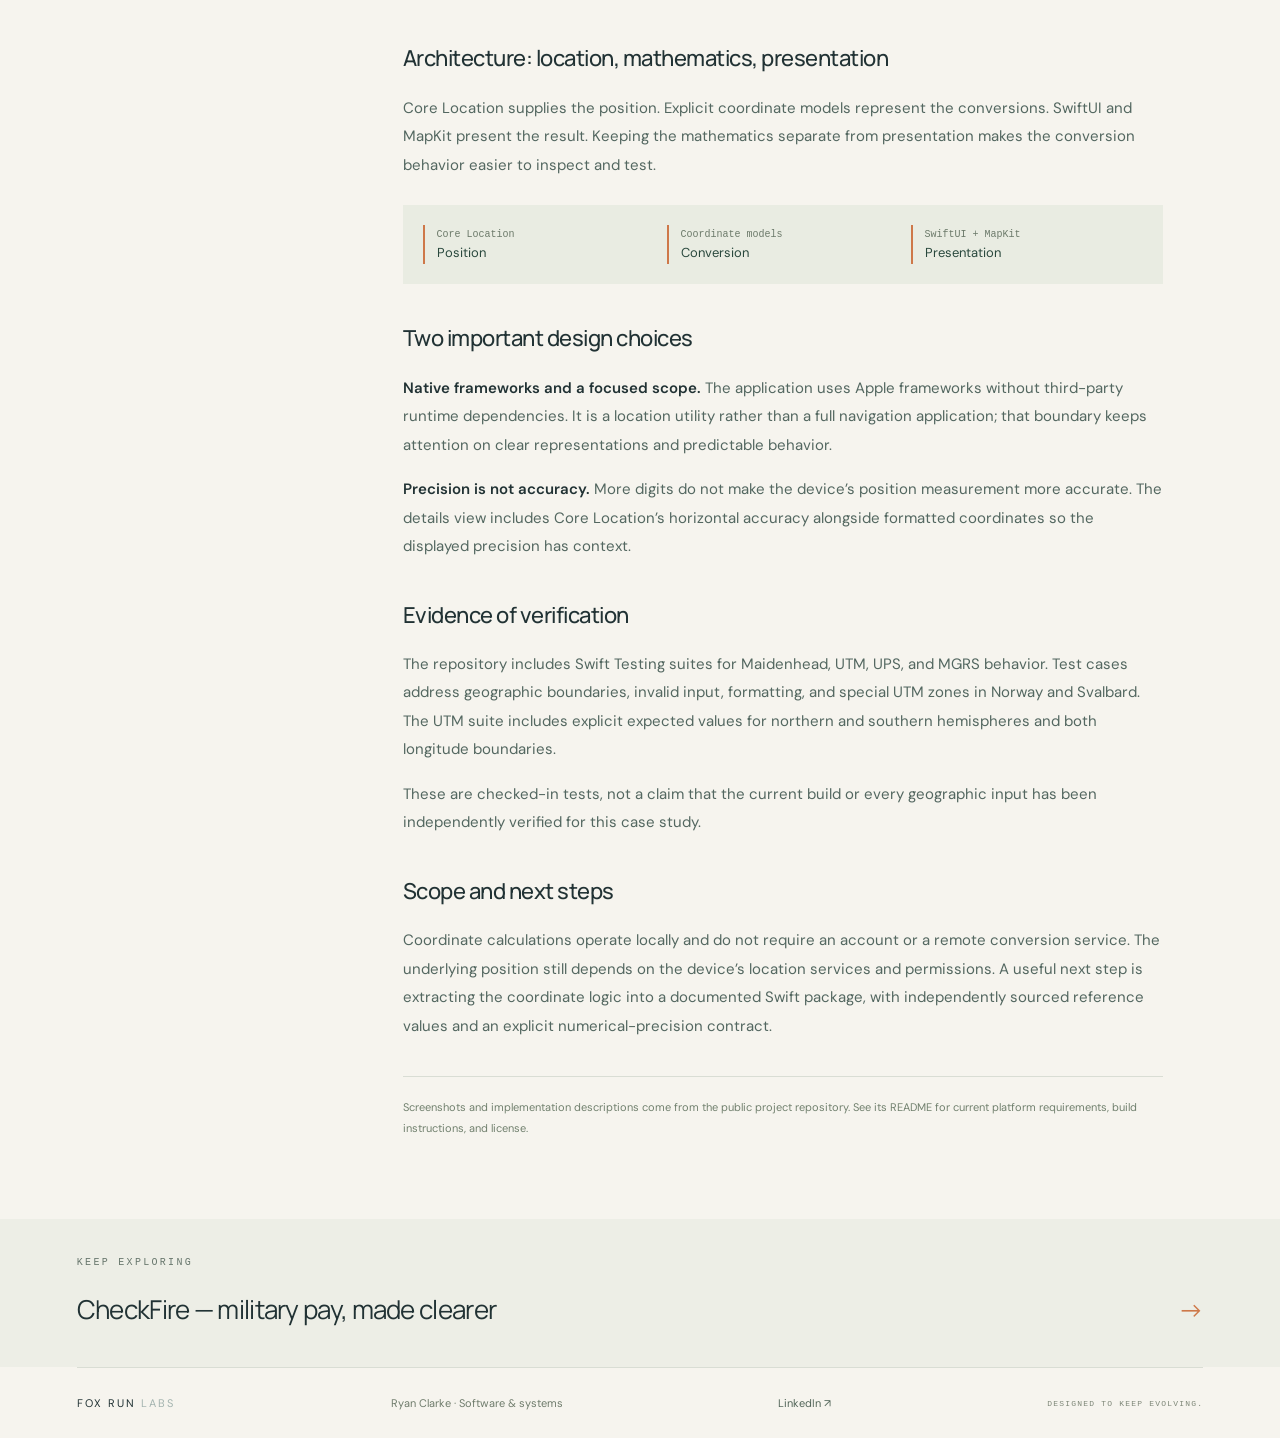
<file: myqth.html>
<!doctype html>
<html lang="en">

<head>
    <meta charset="utf-8">
    <meta name="viewport" content="width=device-width,initial-scale=1">
    <title>MyQTH · Ryan Clarke · Fox Run Labs</title>
    <meta name="description"
        content="A native iOS amateur radio location utility with multiple coordinate representations.">
    <meta name="theme-color" content="#12282d">
    <link rel="stylesheet" href="style.css">
</head>

<body><a class="skip" href="#case-content">Skip to case study</a>
    <header><a class="brand" href="index.html" aria-label="Fox Run Labs home"><svg viewBox="0 0 40 40"
                aria-hidden="true">
                <path d="M5 5l15 8L35 5l-4 23-11 8L9 28z" />
                <path class="foxline" d="M9 17l11 11 11-11M20 28v8" />
            </svg><span>FOX RUN <b>LABS</b></span></a>
        <nav aria-label="Main navigation"><a href="index.html#work">Selected work</a><a href="index.html#about">About
                Ryan</a><a class="nav-contact" href="https://github.com/foxrunlabs">GitHub ↗</a></nav>
    </header>
    <main>
        <section class="case-hero section"><a class="back-link" href="index.html#work">← Selected work</a>
            <p class="eyebrow">01 / SWIFT · iOS · GEOGRAPHIC COORDINATES</p>
            <h1>MyQTH</h1>
            <p class="case-lede">One location. Several ways to describe it.</p>
            <div class="tags"><span>SwiftUI</span><span>MapKit</span><span>Core Location</span><span>Swift
                    Testing</span></div><a class="button" href="https://github.com/foxrunlabs/myqth">Explore the
                repository <span aria-hidden="true">↗</span></a>
        </section>
        <section class="case-showcase phone-showcase" aria-label="MyQTH app screenshots">
            <figure><img src="assets/myqth-main.png"
                    alt="MyQTH map interface with callsign marker and Maidenhead grid locator" width="800"
                    height="1600">
                <figcaption>Map and Maidenhead locator</figcaption>
            </figure>
            <figure><img src="assets/myqth-details.png"
                    alt="MyQTH details screen displaying coordinates and location accuracy" width="800" height="1600">
                <figcaption>Coordinate representations and accuracy</figcaption>
            </figure>
        </section>
        <div class="case-body section" id="case-content">
            <aside>
                <p class="eyebrow dark">CASE STUDY</p>
                <p>Personal project<br>Ryan Clarke</p><a
                    href="https://github.com/foxrunlabs/myqth/blob/main/README.md">Build & project documentation ↗</a><a
                    href="https://github.com/foxrunlabs/myqth">Source code ↗</a>
            </aside>
            <article>
                <p class="eyebrow dark">THE PROBLEM</p>
                <h2>Make a location useful in the field.</h2>
                <p>Amateur radio operators use the Maidenhead Locator System to communicate geographic positions. Other
                    contexts call for latitude and longitude, UTM/UPS, or MGRS. MyQTH brings these representations into
                    a focused native iOS utility, alongside an interactive map.</p>
                <h3>What the application does</h3>
                <p>MyQTH presents four- and six-character Maidenhead locators, latitude/longitude in three notations,
                    and WGS 84 UTM, UPS, and MGRS coordinates. It supports on-demand location updates, a
                    callsign on the map marker, grid-related zoom levels, and a position-details view with reported
                    horizontal accuracy.</p>
                <h3>Architecture: location, mathematics, presentation</h3>
                <p>Core Location supplies the position. Explicit coordinate models represent the conversions. SwiftUI
                    and MapKit present the result. Keeping the mathematics separate from presentation makes the
                    conversion behavior easier to inspect and test.</p>
                <div class="flow-summary"><span>Core Location<br><b>Position</b></span><span>Coordinate
                        models<br><b>Conversion</b></span><span>SwiftUI + MapKit<br><b>Presentation</b></span></div>
                <h3>Two important design choices</h3>
                <p><strong>Native frameworks and a focused scope.</strong> The application uses Apple frameworks without
                    third-party runtime dependencies. It is a location utility rather than a full navigation
                    application; that boundary keeps attention on clear representations and predictable behavior.</p>
                <p><strong>Precision is not accuracy.</strong> More digits do not make the device’s position measurement
                    more accurate. The details view includes Core Location’s horizontal accuracy alongside formatted
                    coordinates so the displayed precision has context.</p>
                <h3>Evidence of verification</h3>
                <p>The repository includes Swift Testing suites for Maidenhead, UTM, UPS, and MGRS behavior. Test cases
                    address geographic boundaries, invalid input, formatting, and special UTM zones in Norway and
                    Svalbard. The UTM suite includes explicit expected values for northern and southern hemispheres and
                    both longitude boundaries.</p>
                <p>These are checked-in tests, not a claim that the current build or every geographic input has been
                    independently verified for this case study.</p>
                <h3>Scope and next steps</h3>
                <p>Coordinate calculations operate locally and do not require an account or a remote conversion service.
                    The underlying position still depends on the device’s location services and permissions. A useful
                    next step is extracting the coordinate logic into a documented Swift package, with independently
                    sourced reference values and an explicit numerical-precision contract.</p>
                <div class="case-note">Screenshots and implementation descriptions come from the public project
                    repository. See its README for current platform requirements, build instructions, and license.</div>
            </article>
        </div>
        <section class="next-project section">
            <p class="eyebrow dark">KEEP EXPLORING</p><a href="checkfire.html">CheckFire — military pay, made clearer <span
                    aria-hidden="true">→</span></a>
        </section>
    </main>
    <footer><a class="brand" href="index.html"><span>FOX RUN <b>LABS</b></span></a>
        <p>Ryan Clarke · Software & systems</p><a class="footer-profile"
            href="https://www.linkedin.com/in/ryanfclarke">LinkedIn ↗</a><span>DESIGNED TO KEEP EVOLVING.</span>
    </footer>
</body>

</html>
</file>
<file: style.css>
@import url('https://fonts.googleapis.com/css2?family=DM+Sans:wght@400;500;600;700&family=Manrope:wght@400;500;600;700;800&display=swap');

:root {
    --navy: #12282d;
    --cream: #f6f4ee;
    --ink: #213234;
    --muted: #647170;
    --orange: #ce7849;
    --line: #d9ddd4
}

* {
    box-sizing: border-box
}

html {
    scroll-behavior: smooth;
    scroll-padding-top: 28px
}

body {
    margin: 0;
    background: var(--cream);
    color: var(--ink);
    font: 16px/1.7 'DM Sans', Arial, sans-serif
}

h1,
h2,
h3,
p {
    margin: 0
}

h1,
h2,
h3 {
    font-family: Manrope, Arial, sans-serif
}

a {
    color: inherit;
    text-decoration: none
}

button {
    font: inherit;
    cursor: pointer
}

a:focus-visible,
button:focus-visible {
    outline: 3px solid var(--orange);
    outline-offset: 5px
}

header {
    background: var(--navy);
    color: #edece5;
    display: flex;
    align-items: center;
    justify-content: space-between;
    padding: 27px max(6%, calc((100vw - 1280px)/2));
    border-bottom: 1px solid #33474a
}

.brand {
    display: flex;
    align-items: center;
    gap: 12px;
    letter-spacing: 2px;
    font-size: 15px;
    white-space: nowrap
}

.brand b {
    font-weight: 400;
    color: #a3b3af
}

.brand svg {
    width: 37px;
    fill: var(--orange)
}

.foxline {
    fill: none;
    stroke: var(--navy);
    stroke-width: 2
}

nav {
    display: flex;
    gap: 30px;
    align-items: center;
    font-size: 13px
}

nav a:hover {
    color: #e59a71
}

.nav-contact {
    border-left: 1px solid #425557;
    padding-left: 30px
}

.nav-contact span {
    margin-left: 12px;
    color: #e59a71
}

.hero {
    background: var(--navy);
    color: #eaece4;
    display: grid;
    grid-template-columns: 1.15fr 1fr;
    gap: 55px;
    padding: 86px max(6%, calc((100vw - 1280px)/2)) 79px;
    align-items: center
}

.eyebrow {
    font-family: monospace;
    font-size: 10px;
    font-weight: 500;
    letter-spacing: 2.3px;
    color: #a5bab5;
    display: flex;
    align-items: center;
    gap: 10px
}

.eyebrow>span {
    width: 6px;
    height: 6px;
    border-radius: 50%;
    background: var(--orange)
}

h1 {
    font-size: clamp(38px, 4.1vw, 61px);
    font-weight: 500;
    letter-spacing: -2.6px;
    line-height: 1.14;
    margin: 25px 0
}

h1 em {
    font-style: normal;
    color: #df9367
}

.intro {
    color: #b7c3bf;
    font-size: 16px;
    max-width: 470px;
    line-height: 1.8
}

.button {
    display: inline-flex;
    gap: 40px;
    align-items: center;
    background: #db9267;
    color: #172a2e;
    padding: 12px 21px;
    border: 0;
    font-size: 13px;
    font-weight: 700;
    margin-top: 29px
}

.button:hover {
    background: #edaa80
}

.hero-caption {
    font-size: 10px;
    letter-spacing: 1px;
    color: #849b96;
    margin-top: 24px
}

.system-art {
    border: 1px solid #3c5355;
    background: #172f34;
    transform: rotate(-2deg)
}

.art-top,
.art-bottom {
    display: flex;
    justify-content: space-between;
    padding: 16px;
    font-family: monospace;
    letter-spacing: 1px;
    font-size: 8px;
    color: #9fb4ae
}

.art-top {
    border-bottom: 1px solid #3c5355
}

.art-bottom {
    border-top: 1px solid #3c5355
}

.system-art svg {
    width: 100%;
    display: block
}

.live-dot {
    color: #df9367
}

.discipline-strip {
    display: flex;
    justify-content: space-between;
    gap: 18px;
    padding: 23px 6%;
    background: #eaece2;
    font-family: monospace;
    letter-spacing: 1.4px;
    font-size: 10px;
    color: #5d6b64;
    border-bottom: 1px solid #d9ddd4
}

.section {
    padding: 80px max(6%, calc((100vw - 1280px)/2))
}

.dark {
    color: #67766c
}

.section-heading {
    display: flex;
    justify-content: space-between;
    align-items: end;
    gap: 40px;
    margin-bottom: 36px
}

.section-heading>p {
    max-width: 310px;
    color: var(--muted);
    font-size: 13px;
    line-height: 1.8
}

h2 {
    font-size: clamp(28px, 3vw, 40px);
    font-weight: 500;
    letter-spacing: -1.3px;
    line-height: 1.25
}

.section-heading h2 {
    margin-top: 16px
}

.feature-project {
    border: 1px solid var(--line);
    display: grid;
    grid-template-columns: 1.12fr 1fr;
    background: #fcfbf6
}

.project-visual {
    background: #e5e9df;
    padding: 40px;
    display: flex;
    align-items: center
}

.window {
    width: 100%;
    border: 1px solid #c2ccc2;
    background: #f6f6ef;
    box-shadow: 0 15px 35px #28443c0a
}

.window-bar {
    font: 8px monospace;
    letter-spacing: 1px;
    display: flex;
    gap: 22px;
    padding: 14px;
    border-bottom: 1px solid #d6dbd1;
    color: #62736b
}

.window-dots {
    color: #acb8ac;
    font-size: 8px;
    letter-spacing: 3px
}

.coordinate-art {
    position: relative;
    height: 270px;
    overflow: hidden;
    background-image: linear-gradient(#dce2d340 1px, transparent 1px), linear-gradient(90deg, #dce2d340 1px, transparent 1px);
    background-size: 27px 27px
}

.orbit {
    border: 1px solid #bac8b9;
    border-radius: 50%;
    width: 220px;
    height: 220px;
    position: absolute;
    top: 10px;
    left: calc(50% - 110px)
}

.orbit-two {
    width: 150px;
    height: 150px;
    top: 45px;
    left: calc(50% - 75px)
}

.crosshair:before,
.crosshair:after {
    content: '';
    position: absolute;
    background: #c5cfc0;
    top: 119px;
    left: 10%;
    width: 80%;
    height: 1px
}

.crosshair:after {
    transform: rotate(90deg)
}

.axis {
    position: absolute;
    color: #839682;
    font: 10px monospace
}

.axis-n {
    top: 15px;
    left: 50%
}

.axis-e {
    right: 14%;
    top: 113px
}

.pin {
    position: absolute;
    top: 89px;
    left: calc(50% - 14px);
    width: 28px
}

.pin svg {
    width: 100%;
    fill: #ce7849;
    filter: drop-shadow(0 4px 4px #ce784940)
}

.pin circle {
    fill: #f6f6ef
}

.coord-label {
    position: absolute;
    bottom: 15px;
    text-align: center;
    width: 100%;
    font: 8px/1.9 monospace;
    letter-spacing: 1.5px;
    color: #839382
}

.coord-label b {
    color: #385647;
    font-weight: 400
}

.visual-foot {
    display: flex;
    justify-content: space-between;
    padding: 13px;
    font: 7px monospace;
    letter-spacing: 1px;
    border-top: 1px solid #d6dbd1;
    color: #6e806e
}

.visual-foot span {
    font-size: 6px
}

.feature-copy {
    padding: 42px
}

.project-number,
.project-meta {
    font: 9px monospace;
    letter-spacing: 1.5px;
    color: #6b786d
}

.feature-copy h3 {
    font-size: 37px;
    letter-spacing: -1.2px;
    margin: 13px 0 4px;
    font-weight: 500
}

.project-subtitle {
    font-size: 15px;
    margin-bottom: 19px;
    color: #304b43
}

.feature-copy>p:not(.project-subtitle) {
    font-size: 13px;
    color: #647368;
    line-height: 1.85
}

.tags {
    display: flex;
    flex-wrap: wrap;
    gap: 8px;
    margin-top: 24px
}

.tags span {
    font: 9px monospace;
    padding: 5px 8px;
    background: #edf0e7;
    color: #59705b;
    border: 1px solid #dbe2d5
}

.text-link {
    display: inline-flex;
    align-items: center;
    gap: 25px;
    border: 0;
    border-bottom: 1px solid #a8b3a2;
    background: none;
    padding: 0 0 7px;
    color: #314b40;
    font-size: 12px;
    font-weight: 600;
    margin-top: 25px
}

.text-link:hover {
    color: #a4532d;
    border-color: #a4532d
}

.secondary-projects {
    display: grid;
    grid-template-columns: 1fr 1fr;
    gap: 24px;
    margin-top: 24px
}

.secondary-projects>article {
    border: 1px solid var(--line)
}

.mini-art {
    height: 215px;
    padding: 23px 30px;
    position: relative;
    overflow: hidden;
    background: #e6e9e1
}

.mini-art>span,
.mini-art>small {
    font: 8px monospace;
    letter-spacing: 1.6px;
    color: #6e8074
}

.mini-art>small {
    position: absolute;
    bottom: 20px;
    left: 30px;
    font-size: 7px
}

.code-art pre {
    font: 16px/1.7 monospace;
    margin: 23px 20px;
    color: #34534b
}

.code-art i {
    color: #a96746;
    font-style: normal
}

.hardware-art {
    background: #dde5dd
}

.circuit {
    height: 130px;
    position: relative;
    width: 220px;
    margin: auto
}

.chip {
    position: absolute;
    left: 75px;
    top: 25px;
    width: 74px;
    height: 74px;
    border: 5px double #81998a;
    background: #213e37;
    color: #dfe8dd;
    text-align: center;
    font: 16px monospace;
    padding-top: 12px;
    box-shadow: 0 0 0 8px #bdccbc
}

.chip span {
    display: block;
    font: 8px monospace;
    letter-spacing: 4px;
    margin-top: 8px
}

.circuit-line {
    position: absolute;
    border: 1px solid #8fa78f;
    width: 80px;
    height: 40px
}

.circuit-line.one {
    left: 0;
    top: 40px;
    border-left: 0;
    border-bottom: 0
}

.circuit-line.two {
    right: -10px;
    top: 50px;
    border-right: 0;
    border-top: 0
}

.circuit-line.three {
    left: 40px;
    top: 80px;
    width: 40px;
    height: 50px;
    border-bottom: 0;
    border-right: 0
}

.small-project-copy {
    padding: 29px
}

.project-meta {
    display: flex;
    justify-content: space-between;
    gap: 10px;
    font-size: 8px
}

.status {
    color: #9d744c;
    letter-spacing: 1px
}

.small-project-copy h3 {
    font-weight: 500;
    font-size: 24px;
    letter-spacing: -.7px;
    margin: 18px 0 12px
}

.small-project-copy p {
    font-size: 13px;
    color: var(--muted)
}

.approach {
    border-top: 1px solid var(--line);
    background: #edeee6
}

.approach-grid {
    display: grid;
    grid-template-columns: repeat(3, 1fr);
    gap: 40px
}

.approach-grid article {
    border-top: 1px solid #bcc7b8;
    padding-top: 19px
}

.approach-grid article>span {
    font: 12px monospace;
    color: #a16c48
}

.approach-grid h3 {
    font-size: 18px;
    font-weight: 500;
    margin: 22px 0 12px;
    letter-spacing: -.4px
}

.approach-grid p {
    font-size: 13px;
    color: #657366;
    line-height: 1.9
}

.about {
    background: var(--navy);
    color: #eaece3;
    display: grid;
    grid-template-columns: 1fr 1fr;
    gap: 95px
}

.about h2 {
    margin-top: 23px;
    font-size: 40px
}

.about-signature {
    display: flex;
    align-items: center;
    gap: 20px;
    margin-top: 55px;
    color: #a9bdb4;
    font-size: 12px
}

.about-signature svg {
    width: 47px;
    fill: #cd7b4c
}

.about-copy .lead {
    font-size: 20px;
    line-height: 1.6;
    color: #e1e5da
}

.about-copy>p {
    font-size: 14px;
    margin-bottom: 20px;
    color: #aabbaf
}

.experience-list {
    border-top: 1px solid #42594e;
    margin-top: 30px;
    padding-top: 20px;
    display: grid;
    gap: 15px
}

.experience-list span {
    font: 8px monospace;
    letter-spacing: 1.6px;
    color: #d5956b
}

.experience-list p {
    font-size: 12px;
    color: #b4c2b7;
    margin-top: 4px
}

.contact {
    text-align: center;
    max-width: 100%;
    padding-top: 85px;
    padding-bottom: 85px
}

.contact .eyebrow {
    justify-content: center
}

.contact h2 {
    font-size: 42px;
    margin: 18px 0
}

.contact>p:not(.eyebrow) {
    max-width: 510px;
    margin: auto;
    color: var(--muted);
    font-size: 15px
}

.contact-note {
    font-size: 11px;
    color: #73806f;
    margin: 25px 0 0;
    display: flex;
    align-items: center;
    justify-content: center;
    gap: 8px
}

.note-dot {
    width: 5px;
    height: 5px;
    border-radius: 50%;
    background: #b78660
}

footer {
    display: flex;
    justify-content: space-between;
    align-items: center;
    gap: 25px;
    margin: 0 6%;
    padding: 26px 0;
    border-top: 1px solid var(--line)
}

footer .brand {
    font-size: 11px
}

footer p {
    font-size: 11px;
    color: #6e7b6b
}

footer>span {
    font: 8px monospace;
    letter-spacing: 1.2px;
    color: #7d8677
}

dialog {
    border: 1px solid var(--line);
    background: var(--cream);
    color: var(--ink);
    width: min(680px, 90vw);
    max-height: 85vh;
    padding: 46px
}

dialog::backdrop {
    background: #0a202cba;
    backdrop-filter: blur(5px)
}

dialog h2 {
    margin: 20px 0
}

dialog p {
    font-size: 14px;
    line-height: 1.85;
    margin-top: 16px
}

dialog h3 {
    font-size: 17px;
    margin-top: 25px
}

dialog ul {
    font-size: 14px;
    padding-left: 20px
}

.close-dialog {
    position: absolute;
    top: 10px;
    right: 17px;
    background: none;
    border: 0;
    font-size: 27px;
    color: #627061
}

.skip {
    position: absolute;
    top: -80px;
    background: var(--cream);
    padding: 10px;
    z-index: 5
}

.skip:focus {
    top: 10px
}

@media(min-width:1600px) {

    header,
    .hero,
    .section {
        padding-left: calc((100vw - 1280px)/2);
        padding-right: calc((100vw - 1280px)/2)
    }
}

@media(max-width:900px) {
    header {
        padding: 22px 5%
    }

    nav {
        gap: 17px
    }

    .nav-contact {
        padding-left: 16px
    }

    .hero {
        gap: 30px;
        padding: 65px 5%
    }

    h1 {
        letter-spacing: -1.5px
    }

    .section {
        padding: 60px 5%
    }

    .project-visual {
        padding: 22px
    }

    .feature-copy {
        padding: 27px
    }

    .about {
        gap: 45px
    }

    .about h2 {
        font-size: 34px
    }

    .project-meta {
        flex-direction: column;
        gap: 7px
    }

    .discipline-strip {
        font-size: 8px;
        padding: 20px 5%
    }

    .approach-grid {
        gap: 25px
    }
}

@media(max-width:650px) {
    header {
        flex-wrap: wrap;
        gap: 21px
    }

    .brand {
        font-size: 12px
    }

    nav {
        width: 100%;
        justify-content: space-between;
        gap: 8px;
        font-size: 11px
    }

    .nav-contact {
        padding-left: 12px
    }

    .hero {
        grid-template-columns: 1fr;
        padding-top: 45px;
        padding-bottom: 45px;
        gap: 40px
    }

    h1 {
        font-size: 43px
    }

    .intro {
        font-size: 15px
    }

    .system-art {
        width: 90%;
        margin: auto;
        transform: rotate(-1deg)
    }

    .discipline-strip {
        display: grid;
        grid-template-columns: 1fr 1fr;
        text-align: center;
        gap: 15px
    }

    .section-heading {
        display: block
    }

    .section-heading>p {
        margin-top: 20px;
        max-width: 100%
    }

    .feature-project {
        grid-template-columns: 1fr
    }

    .project-visual {
        padding: 24px
    }

    .feature-copy {
        padding: 28px
    }

    .secondary-projects {
        grid-template-columns: 1fr
    }

    .project-meta {
        flex-direction: row
    }

    .approach-grid {
        grid-template-columns: 1fr;
        gap: 28px
    }

    .approach-grid h3 {
        margin-top: 14px
    }

    .about {
        grid-template-columns: 1fr;
        gap: 35px
    }

    .about-signature {
        margin-top: 25px
    }

    .contact h2 {
        font-size: 33px
    }

    .contact-note {
        font-size: 10px;
        align-items: start
    }

    .contact-note .note-dot {
        flex-shrink: 0;
        margin-top: 6px
    }

    footer {
        flex-wrap: wrap;
        gap: 13px
    }

    footer>span {
        width: 100%
    }

    dialog {
        padding: 35px 23px
    }

    .section {
        padding-top: 52px;
        padding-bottom: 52px
    }
}

@media(prefers-reduced-motion:reduce) {
    html {
        scroll-behavior: auto
    }
}

.source-link {
    margin-left: 20px
}

.profile-links {
    display: flex;
    justify-content: center;
    flex-wrap: wrap;
    gap: 14px
}

.linkedin-button {
    background: transparent;
    border: 1px solid #a8b3a2;
    color: var(--ink)
}

.linkedin-button:hover {
    background: #eaece2
}

.footer-profile {
    font-size: 11px;
    color: #526559
}

.footer-profile:hover {
    color: var(--orange)
}

.app-gallery {
    gap: 20px;
    padding: 35px;
    justify-content: center;
    overflow: hidden;
    min-height: 420px
}

.app-gallery img {
    width: 43%;
    height: 365px;
    object-fit: contain;
    filter: drop-shadow(0 10px 12px #102a2825)
}

.app-gallery img:nth-child(2) {
    transform: translateY(15px)
}

.real-project-art {
    display: flex;
    align-items: center;
    justify-content: center;
    height: 260px;
    padding: 20px
}

.real-project-art img {
    width: 100%;
    height: 100%;
    object-fit: contain
}

.qbplay-art {
    background: #182a34
}

.stm32-art {
    background: #152c30;
    padding: 0
}

.stm32-art img {
    object-fit: cover
}

.video-badge {
    position: absolute;
    bottom: 15px;
    left: 18px !important;
    color: #fff !important;
    background: #11272fe0;
    padding: 7px 10px;
    font: 9px monospace !important
}

.more-work {
    margin-top: 50px;
    border-top: 1px solid var(--line);
    padding-top: 30px
}

.more-work>div {
    margin-bottom: 22px
}

.more-work h3 {
    font-size: 25px;
    font-weight: 500;
    margin-top: 10px
}

.more-work>a {
    display: grid;
    grid-template-columns: 150px 1fr 20px;
    gap: 20px;
    padding: 16px 0;
    border-top: 1px solid var(--line);
    align-items: center
}

.more-work b {
    font-size: 14px;
    font-weight: 500
}

.more-work span {
    font-size: 12px;
    color: var(--muted)
}

.more-work i {
    font-style: normal;
    color: var(--orange)
}

.more-work>a:hover b {
    color: #a4532d
}

.case-hero {
    background: var(--navy);
    color: var(--cream);
    padding-top: 45px;
    padding-bottom: 55px
}

.back-link {
    display: inline-block;
    color: #b8c6c0;
    font-size: 12px;
    margin-bottom: 40px
}

.case-hero h1 {
    margin-top: 18px;
    margin-bottom: 18px
}

.case-lede {
    font-size: 21px;
    color: #b9c9c2;
    max-width: 650px
}

.case-hero .tags span {
    background: #243d43;
    color: #bcd2c8;
    border-color: #465c5d
}

.case-showcase {
    padding: 45px 6%;
    background: #e5e9df;
    display: flex;
    justify-content: center;
    gap: 50px
}

.case-showcase figure {
    margin: 0
}

.phone-showcase img {
    width: auto;
    height: 500px;
    max-width: 100%;
    object-fit: contain;
    filter: drop-shadow(0 12px 15px #14322f20)
}

.case-showcase figcaption {
    font-size: 11px;
    color: #617269;
    margin-top: 17px;
    text-align: center;
    max-width: 750px
}

.desktop-showcase {
    background: #1d333b
}

.desktop-showcase img {
    width: 760px;
    max-width: 100%;
    height: auto;
    display: block
}

.desktop-showcase figcaption {
    color: #b8c8c0
}

.video-showcase video {
    width: 850px;
    max-width: 100%;
    height: auto;
    display: block;
    background: #11272d
}

.case-body {
    display: grid;
    grid-template-columns: 220px minmax(0, 760px);
    gap: 65px;
    justify-content: center
}

.case-body aside {
    border-top: 1px solid var(--line);
    padding-top: 20px
}

.case-body aside>p:not(.eyebrow) {
    font-size: 13px;
    color: var(--muted);
    margin: 20px 0
}

.case-body aside a {
    display: block;
    font-size: 11px;
    color: #536a5c;
    margin: 17px 0
}

.case-body article h2 {
    margin: 16px 0 22px
}

.case-body article h3 {
    font-size: 22px;
    font-weight: 500;
    margin: 36px 0 14px;
    letter-spacing: -.5px
}

.case-body article>p:not(.eyebrow) {
    font-size: 15px;
    color: #536760;
    line-height: 1.9;
    margin: 16px 0
}

.case-body strong {
    font-weight: 600;
    color: var(--ink)
}

.flow-summary {
    display: grid;
    grid-template-columns: repeat(3, 1fr);
    gap: 12px;
    margin: 26px 0;
    background: #e9ece2;
    padding: 20px
}

.flow-summary span {
    font: 10px/1.9 monospace;
    color: #6c7a6a;
    border-left: 2px solid var(--orange);
    padding-left: 12px
}

.flow-summary b {
    font: 13px 'DM Sans', sans-serif;
    color: #29483d
}

.case-note {
    font-size: 11px;
    line-height: 1.9;
    color: #71806e;
    border-top: 1px solid var(--line);
    padding-top: 20px;
    margin-top: 36px
}

.next-project {
    background: #edeee6;
    padding-top: 35px;
    padding-bottom: 40px
}

.next-project>a {
    display: flex;
    justify-content: space-between;
    font: 26px Manrope, sans-serif;
    margin-top: 20px;
    letter-spacing: -.7px
}

.next-project>a span {
    color: var(--orange)
}

@media(max-width:900px) {
    .case-body {
        grid-template-columns: 160px minmax(0, 1fr);
        gap: 35px
    }

    .app-gallery {
        padding: 22px;
        gap: 12px
    }

    .app-gallery img {
        height: 310px
    }

    .real-project-art {
        height: 220px
    }
}

@media(max-width:650px) {
    .app-gallery {
        min-height: 340px;
        gap: 15px
    }

    .app-gallery img {
        height: 290px
    }

    .more-work>a {
        grid-template-columns: 1fr 20px;
        gap: 6px
    }

    .more-work span {
        grid-column: 1
    }

    .more-work i {
        grid-column: 2;
        grid-row: 1/3
    }

    .case-lede {
        font-size: 18px
    }

    .case-showcase {
        gap: 16px;
        padding: 30px 5%
    }

    .phone-showcase figure {
        width: 48%
    }

    .phone-showcase img {
        height: auto;
        width: 100%
    }

    .case-showcase figcaption {
        font-size: 9px
    }

    .case-body {
        grid-template-columns: 1fr;
        gap: 32px
    }

    .case-body aside {
        display: flex;
        flex-wrap: wrap;
        gap: 15px;
        align-items: center
    }

    .case-body aside>p:not(.eyebrow) {
        display: none
    }

    .case-body aside a {
        margin: 0;
        font-size: 10px
    }

    .flow-summary {
        padding: 15px 10px;
        gap: 8px
    }

    .flow-summary span {
        font-size: 8px;
        padding-left: 7px
    }

    .flow-summary b {
        font-size: 11px
    }

    .next-project>a {
        font-size: 22px
    }
}
.checkfire-art {
    background: #e5e9df
}

.checkfire-art img {
    filter: drop-shadow(0 8px 10px #102a2825)
}
</file>
